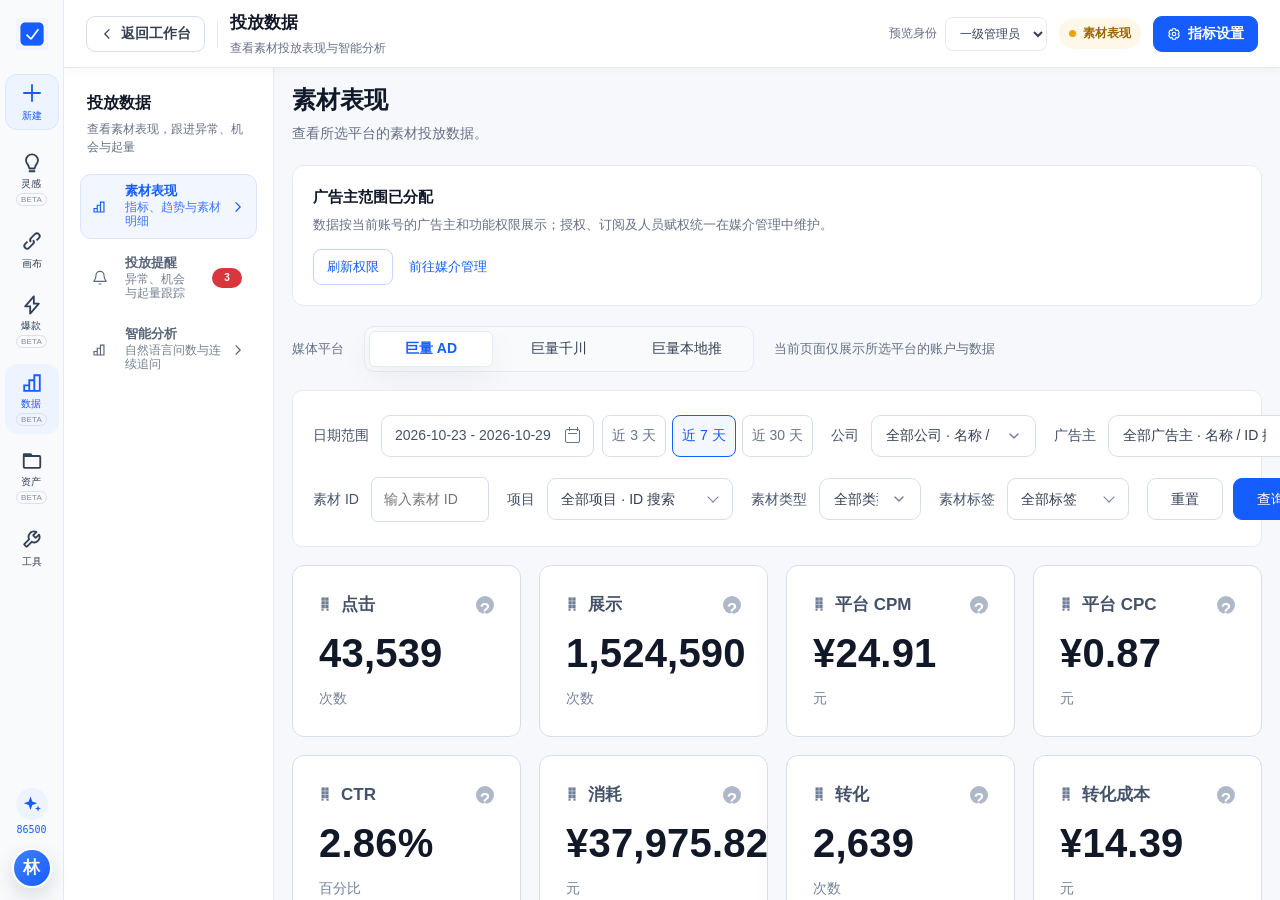
<file: v3.0/media-management/data-original/index.html>
<!doctype html>
<html lang="zh-CN">
<head>
  <meta charset="UTF-8">
  <meta name="viewport" content="width=device-width,initial-scale=1">
  <meta name="workspace-demo" content="data-original 视觉基准；员工版交互对照；独立本地预览数据">
  <meta http-equiv="Content-Security-Policy" content="default-src 'self' data: blob:; script-src 'self' 'unsafe-inline' 'unsafe-eval' 'wasm-unsafe-eval' blob:; style-src 'self' 'unsafe-inline'; img-src 'self' data: blob:; media-src 'self' data: blob:; font-src 'self' data:; connect-src 'self' data: blob: ws://127.0.0.1:*; worker-src 'self' blob:; object-src 'none'; base-uri 'self'">
  <title>创作平台 · 员工版交互与投放提醒预览</title>
  <script type="module" crossorigin src="./commercial-platform/runtime/assets-blue3/index-oddxqlpg.js"></script>
  <script type="module" src="./integrations/shell-enhancements.mjs?v=5"></script>
  <link rel="stylesheet" crossorigin href="./commercial-platform/runtime/assets-blue3/index-DnuYx17t.css?v=blue2">
  <link rel="stylesheet" href="./blue-theme.css?v=5">
<link rel="stylesheet" href="../demo/assets/alert-workspace.css?v=5">
<link rel="stylesheet" href="../demo/assets/performance-entry.css?v=5">
<link rel="icon" href="./commercial-platform/public/favicon.png">
<link rel="stylesheet" href="./integrations/employee-media.css?v=13">
<link rel="stylesheet" href="./integrations/reminder-rules.css?v=32">
</head>
<body><div id="app"></div></body>
</html>
</file>
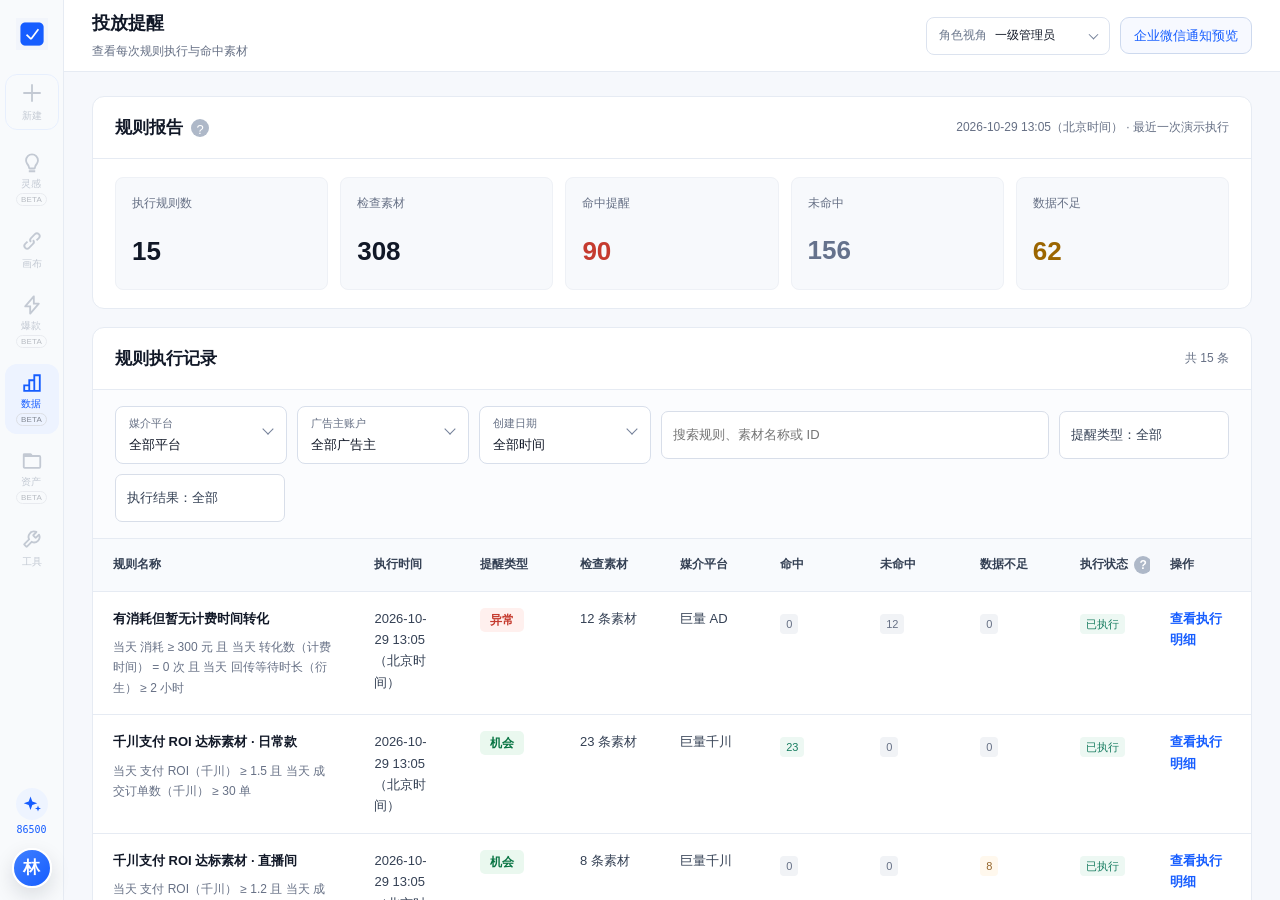
<file: v3.0/media-management/alerts-highfi.html>
<!doctype html>
<html lang="zh-CN">
<head>
  <meta charset="utf-8">
  <meta name="viewport" content="width=device-width, initial-scale=1">
  <title>创作平台 · 投放提醒高保真</title>
  <style>html,body,iframe{width:100%;height:100%;margin:0;border:0;display:block;overflow:hidden}</style>
</head>
<body>
  <iframe src="data-original/index.html#/ad-data?view=alerts" title="创作平台投放提醒交互原型"></iframe>
</body>
</html>
</file>
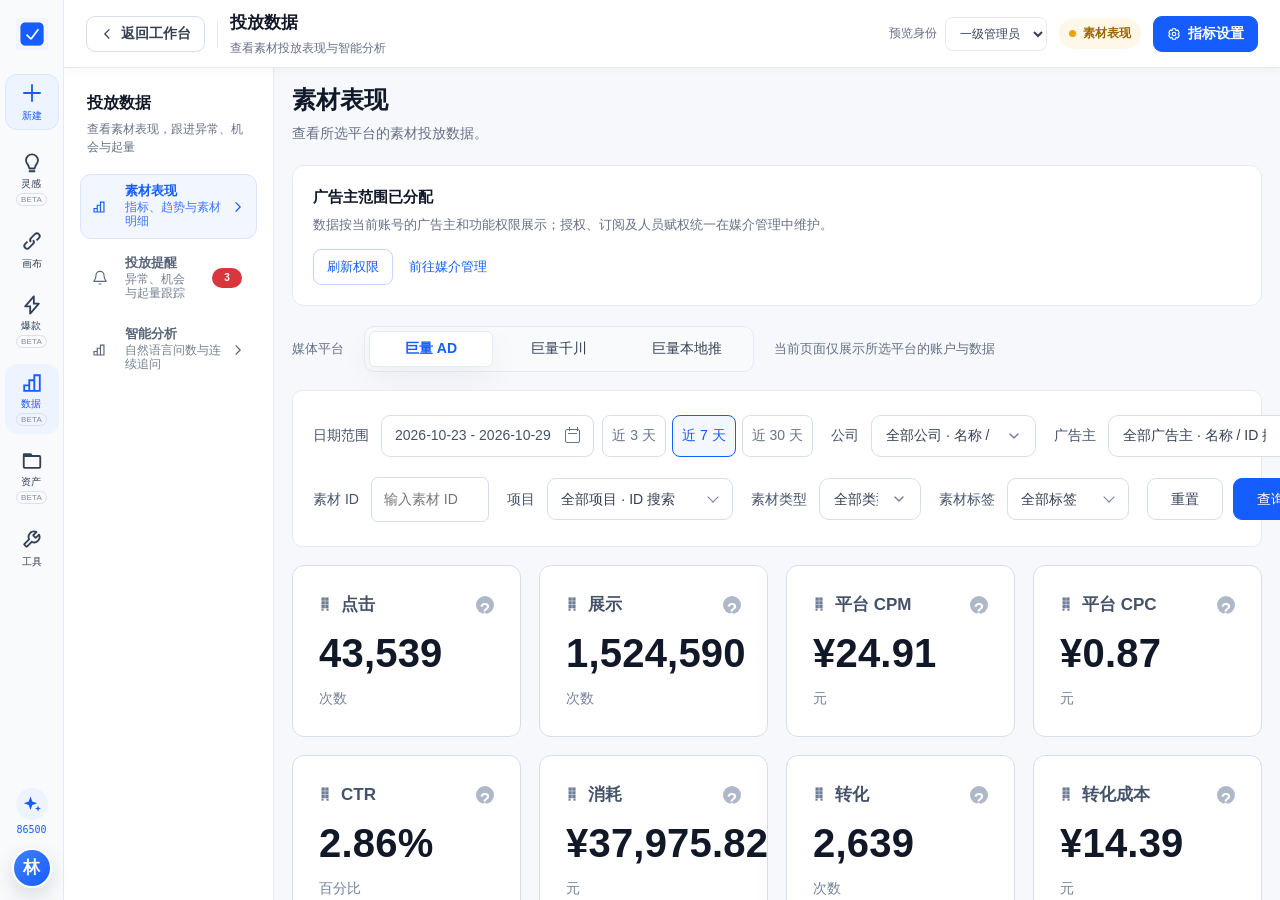
<file: v3.0/media-management/material-performance-highfi.html>
<!doctype html>
<html lang="zh-CN">
<head>
  <meta charset="utf-8">
  <meta name="viewport" content="width=device-width, initial-scale=1">
  <title>创作平台 · 素材表现与投放提醒高保真</title>
  <style>html,body,iframe{width:100%;height:100%;margin:0;border:0;display:block;overflow:hidden}</style>
</head>
<body>
  <iframe src="data-original/index.html#/ad-data?view=performance" title="创作平台素材表现业务入口"></iframe>
</body>
</html>
</file>
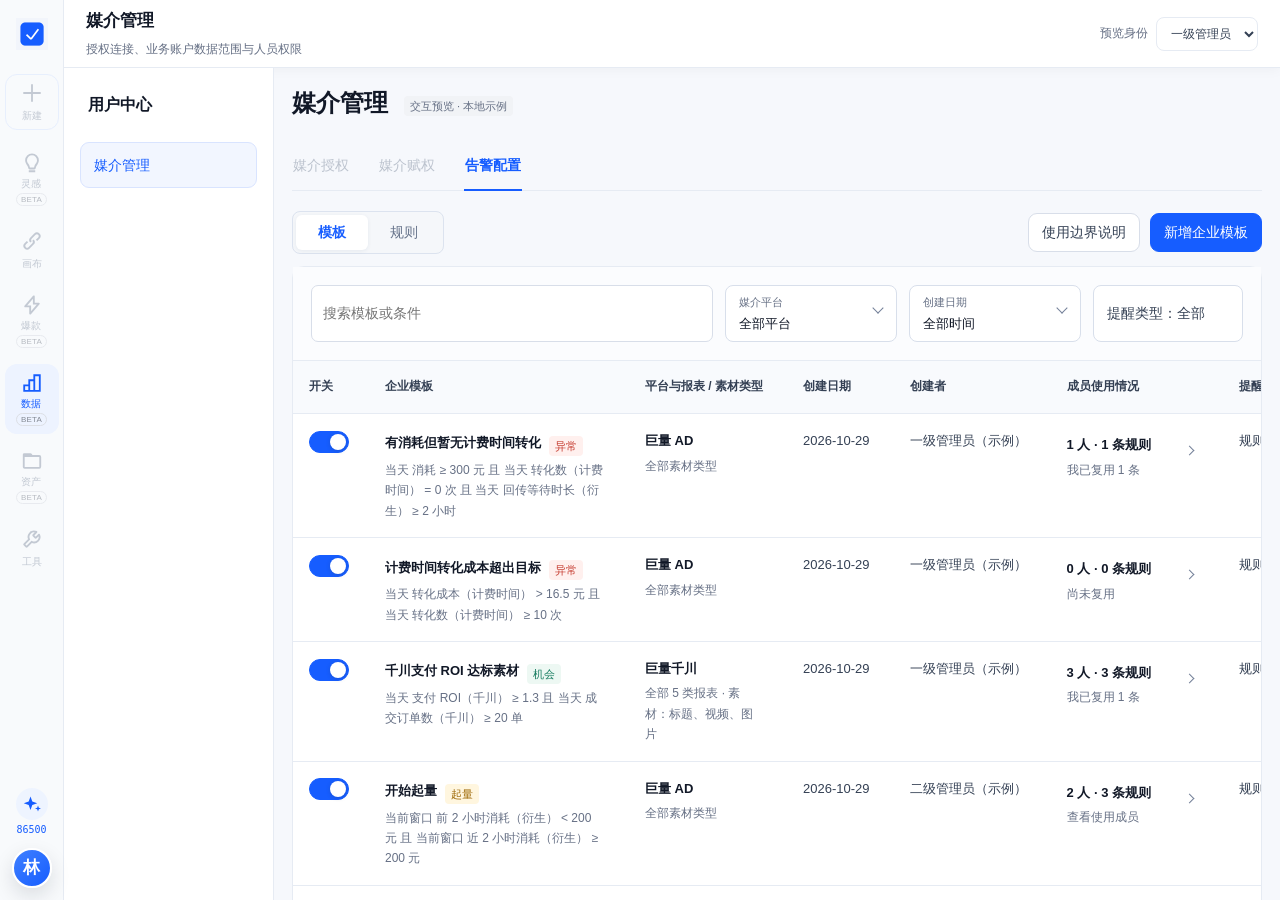
<file: v3.0/media-management/media-management-highfi.html>
<!doctype html>
<html lang="zh-CN">
<head>
  <meta charset="utf-8">
  <meta name="viewport" content="width=device-width, initial-scale=1">
  <title>媒介管理高保真</title>
  <style>html,body,iframe{width:100%;height:100%;margin:0;border:0;display:block;overflow:hidden}</style>
</head>
<body>
  <iframe src="data-original/index.html#/media-management" title="媒介管理高保真"></iframe>
</body>
</html>
</file>
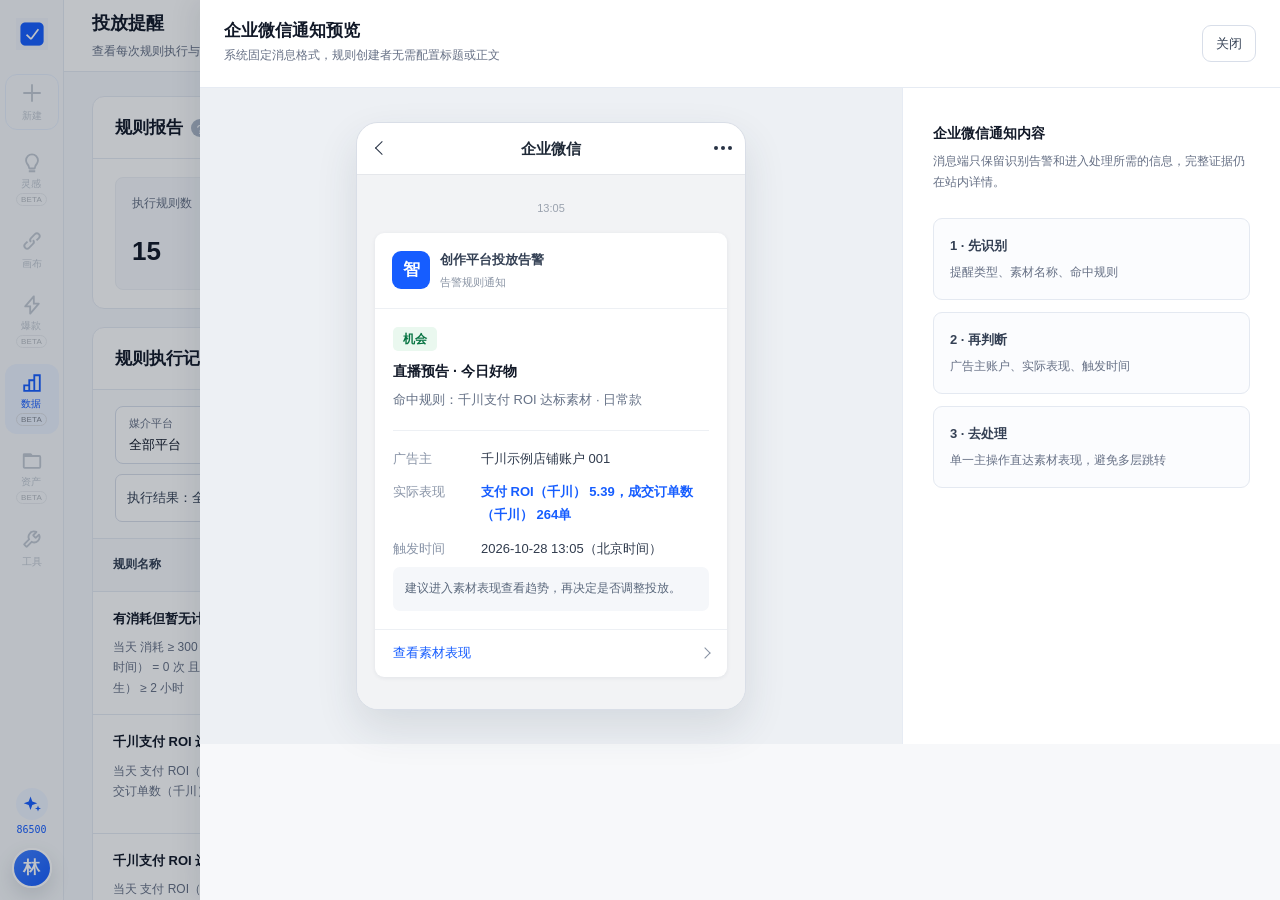
<file: v3.0/media-management/notification-content-highfi.html>
<!doctype html>
<html lang="zh-CN">
<head>
  <meta charset="utf-8">
  <meta name="viewport" content="width=device-width, initial-scale=1">
  <title>创作平台 · 告警通知内容高保真</title>
  <style>html,body,iframe{width:100%;height:100%;margin:0;border:0;display:block;overflow:hidden}</style>
</head>
<body>
  <iframe src="data-original/index.html#/ad-data?view=alerts&amp;tab=records&amp;preview=wecom" title="创作平台告警通知内容交互原型（企业微信）"></iframe>
</body>
</html>
</file>
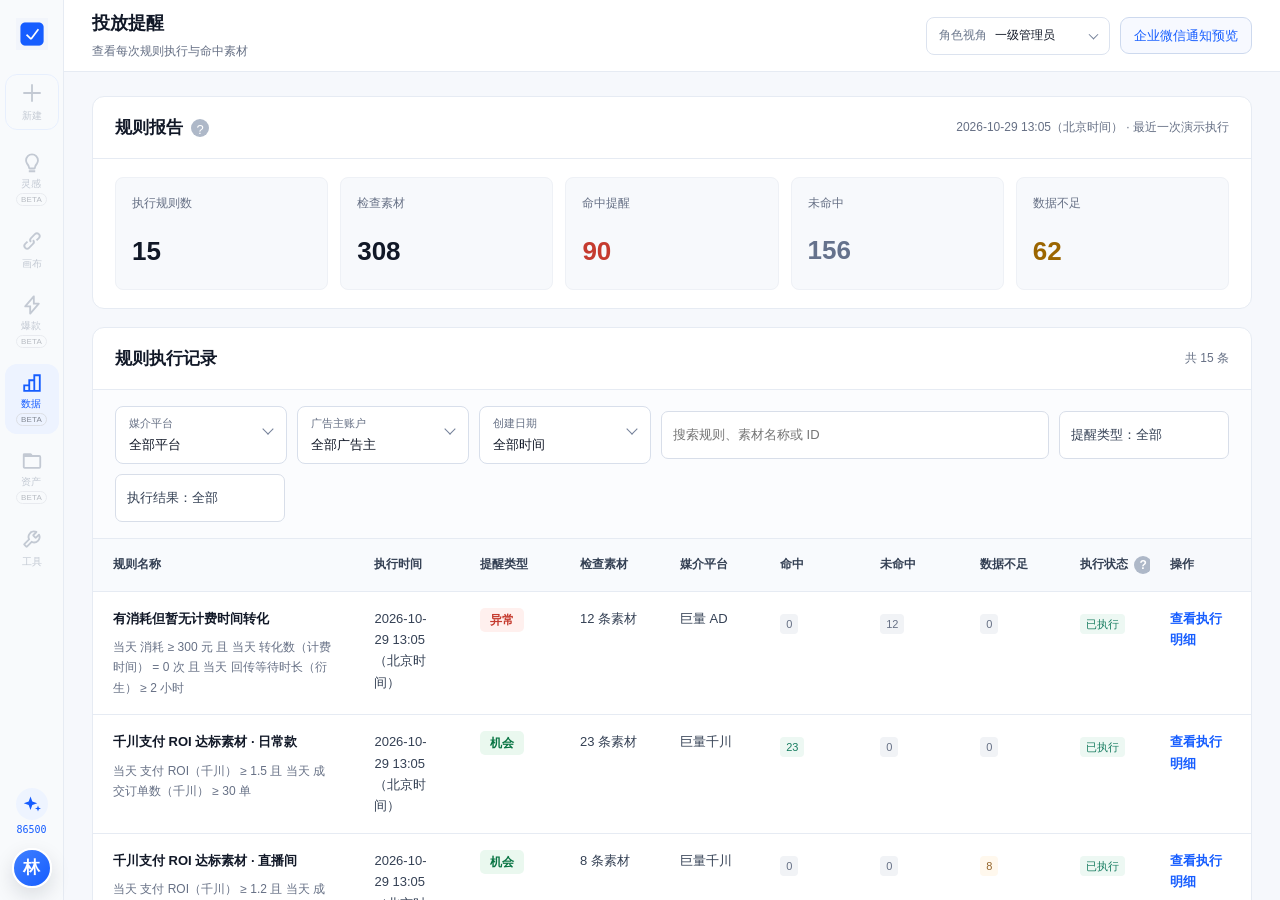
<file: v3.0/media-management/reminder-rules-highfi.html>
<!doctype html>
<html lang="zh-CN">
<head>
  <meta charset="utf-8">
  <meta name="viewport" content="width=device-width, initial-scale=1">
  <title>创作平台 · 告警规则管理高保真</title>
  <style>html,body,iframe{width:100%;height:100%;margin:0;border:0;display:block;overflow:hidden}</style>
</head>
<body>
  <iframe src="data-original/index.html#/ad-data?view=alerts&tab=rules" title="创作平台投放告警规则管理"></iframe>
</body>
</html>
</file>
<file: v3.0/media-management/data-original/blue-theme.css>
/* Color-only override using the ad-data module palette. */
:root {
  --zy-color-accent: var(--zy-color-primary);
  --zy-color-accent-hover: var(--zy-color-primary-hover);
  --zy-color-accent-soft: var(--zy-color-primary-soft);
}
.rail-credits[class] { color: var(--zy-color-primary); }
.rail-credit-symbol[class] { background: var(--zy-color-primary-soft); }
.rail-credits:hover .rail-credit-symbol[class] { background: #dbe7ff; }
.rail-button.rail-new-chat {
  color: var(--zy-color-primary);
  background-color: var(--zy-color-primary-soft);
  border-color: #dbe7ff;
}
.rail-button.active {
  color: var(--zy-color-primary);
  background-color: var(--zy-color-primary-soft);
}
.avatar.rail-profile {
  background: linear-gradient(135deg, #4080ff, #165dff) !important;
}

/* Canvas node accents are assigned inline by the workflow model. */
.workflow-node.kind-image-generator,
.palette-icon[style*="#7c3aed"],
[style*="--node-accent: #7c3aed"],
[style*="--node-accent:#7c3aed"] {
  --node-accent: #165dff !important;
}

/* Minimap uses SVG fill rather than the node CSS variable. */
.overview-node[fill="#7c3aed"],
.vue-flow__minimap [fill="#7c3aed"],
.vue-flow__minimap [style*="#7c3aed"] {
  fill: #165dff !important;
}
</file>
<file: v3.0/media-management/demo/assets/alert-workspace.css>
.ac-workspace{--ac-blue:var(--zy-color-primary);--ac-line:var(--zy-border);--ac-muted:var(--zy-text-muted);font-family:var(--zy-font-family);color:var(--zy-text-main);height:100%;font-size:var(--zy-font-body);line-height:var(--zy-line-body);font-variant-numeric:tabular-nums}

.ac-workspace *{box-sizing:border-box}
.ac-workspace h1,.ac-workspace h2,.ac-workspace h3,.ac-workspace p{margin:0}
.ac-workspace button,.ac-workspace input,.ac-workspace select,.ac-workspace textarea{font:inherit}
.ac-workspace button,.ac-workspace a{-webkit-tap-highlight-color:transparent}
.ac-workspace a{color:inherit;text-decoration:none}
.ac-workspace button{cursor:pointer}
.ac-workspace button:disabled{cursor:default;opacity:.45}
.ac-workspace :focus-visible{outline:2px solid var(--ac-blue);outline-offset:3px}
.ac-workspace svg{flex-shrink:0;vertical-align:middle}
.ac-grow{flex:1}
.ac-delivery-page{height:auto;padding:0;overflow:visible;background:transparent}
.ac-base{width:100%;min-width:0;outline:none}
.ac-page-heading{display:flex;align-items:center;justify-content:space-between;gap:20px}
.ac-page-heading h1{font-size:24px;line-height:1.3;font-weight:700;letter-spacing:-.5px;color:var(--zy-text-strong)}
.ac-page-heading p{margin-top:8px}
.ac-page-tabs{display:flex;align-items:center;gap:28px;border-bottom:1px solid var(--ac-line);margin:22px 0 18px;min-height:48px}
.ac-page-tabs>.ac-btn:not(.primary){border:0;border-radius:0;background:none;position:relative;padding:0 1px;height:48px;color:var(--zy-text-muted);font-size:14px}
.ac-page-tabs>.ac-btn.active{color:var(--ac-blue);font-weight:600}
.ac-page-tabs>.ac-btn.active:after{content:"";position:absolute;bottom:-1px;left:0;right:0;height:2px;background:var(--ac-blue)}
.ac-page-tabs>.primary{margin-bottom:9px;font-weight:500}
.ac-filter-card{padding:18px 20px 14px;border:1px solid var(--ac-line);border-radius:var(--zy-radius-lg);background:white;margin-bottom:18px}
.ac-filter-row{display:flex;gap:14px;align-items:flex-end;flex-wrap:wrap}
.ac-filter-row .ac-field{flex:1;min-width:135px;margin:0;gap:7px}
.ac-filter-row .ac-filter-search{flex:1.35;min-width:180px}
.ac-filter-row .ac-field select,.ac-filter-row .ac-field input{height:36px;padding:6px 10px;font-size:13px}
.ac-filter-foot{display:flex;gap:10px;align-items:center;margin-top:14px;padding-top:12px;border-top:1px solid var(--ac-line);flex-wrap:wrap}
.ac-data-notice{display:flex;align-items:center;gap:10px;background:#fff8ed;border:1px solid #f5e6c7;border-radius:var(--zy-radius-sm);padding:10px 14px;margin:-2px 0 18px;font-size:12px;color:#93642a}
.ac-chip.volume{color:#165dff;background:#eef4ff}
.ac-chip.good{color:#187d61;background:#edf8f3}
.ac-chip.warning{color:#a56c15;background:#fff6e7}
.ac-dot.volume{background:#5283ed}
.ac-stat{text-align:left;font-family:inherit;cursor:pointer}
.ac-stat:hover{border-color:#b5caff;box-shadow:0 2px 8px #165dff08}
.ac-stat:focus-visible{outline:2px solid var(--ac-blue)}
.ac-assign{display:flex;gap:12px;align-items:flex-end;margin-bottom:10px}
.ac-assign .ac-field{margin:0;flex:1}
.ac-trend{margin:20px 0}
.ac-trend svg{display:block;width:100%;height:auto;background:#fafbfd;border:1px solid var(--ac-line);border-radius:8px;padding:10px 8px 0}
.ac-trend .ac-rule-heading{padding:0 0 10px}
.ac-trend-legend{display:flex;justify-content:center;gap:20px;margin-top:10px;font-size:11px;color:var(--ac-muted)}
.ac-legend{display:inline-block;width:8px;height:8px;background:#165dff;border-radius:2px}
.ac-legend.previous{background:#c6d6ff}
.ac-sparkline{display:block;margin:0 0 5px}

.ac-muted{color:var(--ac-muted);font-weight:400;font-size:12px;line-height:1.6}
.ac-workspace small.ac-muted{display:block;font-size:12px}
.ac-context{display:flex;align-items:center;gap:10px;font-size:12px;color:var(--zy-text-muted);margin:16px 0 18px}
.ac-context small{white-space:nowrap}
.ac-chip{display:inline-flex;align-items:center;white-space:nowrap;font-size:12px;line-height:22px;padding:0 7px;border-radius:3px;color:#687282;background:#f2f3f5;font-weight:400}
.ac-chip.risk{color:#b24232;background:#fff0ed}
.ac-chip.opportunity{color:#187d61;background:#edf8f3}
.ac-chip.system{color:#a56c15;background:#fff6e7}
.ac-overview{display:grid;grid-template-columns:repeat(4,minmax(0,1fr));gap:16px;margin-bottom:20px}
.ac-stat{padding:18px 20px;background:var(--zy-bg-card);border:1px solid var(--zy-border);border-radius:var(--zy-radius-lg)}
.ac-stat>span:first-child{font-size:12px;color:var(--zy-text-muted)}
.ac-stat>strong{font-weight:800;display:block;font-size:28px;line-height:1.3;margin:8px 0 7px;color:var(--zy-text-strong)}
.ac-stat>strong.ac-stat-small{font-size:19px;line-height:39px;letter-spacing:0}
.ac-dot{width:6px;height:6px;display:inline-block;border-radius:100%;background:#9ba5b5;flex-shrink:0}
.ac-dot.risk{background:#d76b58}
.ac-dot.opportunity,.ac-dot.done{background:#3a9e7b}
.ac-dot.system,.ac-dot.amber{background:#d59a3d}
.ac-dot.handling{background:#7590cc}
.ac-stat .ac-dot{margin-right:6px}
.ac-panel{background:#fff;border:1px solid var(--ac-line);border-radius:var(--zy-radius-lg);overflow:hidden}
.ac-tabs{height:54px;display:flex;align-items:stretch;gap:28px;border-bottom:1px solid var(--ac-line);padding:0 22px}
.ac-tabs>.ac-btn{border:0;border-radius:0;padding:0 1px;background:transparent;position:relative;color:#78818e;font-size:14px}
.ac-tabs>.ac-btn.active{color:var(--ac-blue);font-weight:600}
.ac-tabs>.ac-btn.active:after{content:"";position:absolute;bottom:-1px;left:0;right:0;height:2px;background:var(--ac-blue)}
.ac-tabs>small{align-self:center}
.ac-btn{display:inline-flex;justify-content:center;align-items:center;gap:7px;border:1px solid var(--zy-border-strong);background:white;border-radius:var(--zy-radius-sm);color:var(--zy-text-main);padding:7px 13px;font-size:13px;line-height:20px;min-height:36px;white-space:nowrap}
.ac-btn:hover{background:#f7f8fb}
.ac-btn.primary{background:var(--ac-blue);color:#fff;border-color:var(--ac-blue);font-weight:700}
.ac-btn.primary:hover{background:var(--zy-color-primary-hover)}
.ac-btn.ac-link,.ac-link{padding:0!important;border:0!important;color:var(--ac-blue)!important;background:transparent!important;text-align:left;justify-content:flex-start}
.ac-toolbar{padding:20px 22px;display:flex;align-items:center;justify-content:space-between;gap:12px;flex-wrap:wrap}
.ac-segments{display:flex;gap:4px;background:var(--zy-bg-muted);border:1px solid var(--zy-border);padding:4px;border-radius:var(--zy-radius-md)}
.ac-segments .ac-btn{background:transparent;border:0;padding:3px 13px;color:#738092}
.ac-segments .selected{background:#fff;color:var(--ac-blue);box-shadow:var(--zy-shadow-card);font-weight:600}
.ac-filters{display:flex;gap:8px;flex-wrap:wrap}
.ac-workspace select,.ac-workspace input,.ac-workspace textarea{background:#fff;border:1px solid var(--zy-border-strong);border-radius:var(--zy-radius-sm);padding:8px 10px;color:var(--zy-text-main);min-width:0}
.ac-filters select{max-width:170px;padding:6px 30px 6px 10px;font-size:13px}
.ac-search{display:flex;align-items:center;gap:7px;padding:0 9px;border:1px solid var(--zy-border-strong);border-radius:var(--zy-radius-sm);color:#9ba5b5}
.ac-search input{border:0;padding:6px 0;width:145px;font-size:13px;height:34px;outline-offset:0!important}
.ac-table-wrap{overflow-x:auto}
.ac-table{width:100%;border-collapse:collapse;text-align:left;white-space:nowrap;font-size:13px}
.ac-table th{background:var(--zy-bg-muted);font-weight:700;color:var(--zy-text-main);font-size:12px;height:42px;padding:0 16px;border-block:1px solid var(--ac-line)}
.ac-table th:first-child,.ac-table td:first-child{padding-left:22px}
.ac-table td{padding:16px 16px;border-bottom:1px solid var(--zy-border);vertical-align:middle}
.ac-table tbody tr:last-child td{border-bottom:0}
.ac-table tbody tr:hover{background:#fcfcfd}
.ac-event-title{display:flex;align-items:center;gap:7px}
.ac-event-title .ac-link{font-weight:700;font-size:13px}
.ac-event-title .ac-link:hover{text-decoration:underline}
.ac-subline{display:flex;align-items:center;gap:8px;margin:8px 0 0 13px}
.ac-material{display:flex;align-items:center;gap:10px}
.ac-material .ac-link{font-weight:600;font-size:13px;margin-bottom:4px}
.ac-thumb{width:39px;height:51px;border-radius:3px;background:#dce3eb;flex-shrink:0;position:relative;overflow:hidden;display:grid;place-items:center}
.ac-thumb.sand{background:#e6d8bc}
.ac-thumb.blue{background:#cbdde7}
.ac-thumb.olive{background:#c9d4c8}
.ac-thumb.rose{background:#e8d0cc}
.ac-bottle{height:61%;width:25%;background:#f7f7f3;border-radius:var(--zy-radius-sm) 4px 2px 2px;position:relative;transform:rotate(-12deg);border-top:8px solid #adbbb5}
.ac-bottle:after{content:"SPF";position:absolute;font-size:5px;top:32%;left:14%;color:#7d8c80}
.ac-thumb-play{position:absolute;left:3px;bottom:12px;color:#fff}
.ac-duration{position:absolute;bottom:2px;right:3px;font-size:8px;color:#45505a}
.ac-thumb.large{width:76px;height:99px}
.ac-thumb.large .ac-bottle:after{font-size:9px}
.ac-thumb.large .ac-duration{font-size:10px}
.ac-metric{font-size:16px;font-weight:700;display:block;margin-bottom:2px}
.ac-handling{display:flex;align-items:center;gap:6px;margin-bottom:3px}
.ac-list-footer{display:flex;align-items:center;justify-content:space-between;padding:16px 22px;border-top:1px solid var(--ac-line)}
.ac-page-note{margin-top:18px!important;font-size:12px;color:#959eac}
.ac-empty{text-align:center;height:200px;color:var(--ac-muted)}
.ac-template-intro,.ac-rule-heading{display:flex;align-items:center;justify-content:space-between;gap:12px}
.ac-template-intro{padding:24px 22px 16px}
.ac-workspace h3{font-size:14px;font-weight:800;color:var(--zy-text-strong)}
.ac-template-intro small{margin-top:5px}
.ac-templates{display:grid;grid-template-columns:repeat(4,minmax(0,1fr));padding:0 22px 26px;gap:12px}
.ac-template{display:flex;align-items:stretch;justify-content:flex-start;flex-direction:column;white-space:normal;text-align:left;padding:15px 14px;min-height:142px;gap:12px;border-radius:var(--zy-radius-sm)}
.ac-template-heading{display:flex;align-items:center;justify-content:space-between;gap:5px}
.ac-template-heading b{font-weight:500}
.ac-template .ac-muted{font-size:12px}
.ac-rule-heading{padding:0 22px 15px}
.ac-toggle{padding:3px 10px;color:#88909b;background:#f5f5f7;border:0;font-size:12px}
.ac-toggle.on{color:var(--ac-blue);background:#edf2ff}
.ac-overlay{position:fixed;inset:0;background:rgba(15,23,42,.26);z-index:3000;display:flex;justify-content:flex-end}
.ac-drawer{width:580px;max-width:100vw;height:100%;display:flex;flex-direction:column;background:#fff;box-shadow:-8px 0 24px #0c182c12}
.ac-drawer-header{padding:22px 24px;display:flex;justify-content:space-between;gap:12px;align-items:center;border-bottom:1px solid var(--ac-line)}
.ac-drawer-header h2{font-size:18px;font-weight:800;margin-top:4px}
.ac-icon{border:0;background:transparent;padding:5px}
.ac-drawer-body{padding:24px;overflow-y:auto;flex:1}
.ac-detail-status{display:flex;gap:8px;align-items:center;margin-bottom:20px}
.ac-detail-status small{margin-left:auto}
.ac-detail-material{display:flex;align-items:center;gap:16px}
.ac-detail-material h3{margin-bottom:8px}
.ac-detail-material small{margin-top:3px}
.ac-section{border-top:1px solid var(--ac-line);padding-top:22px;margin-top:24px}
.ac-section>h3{margin-bottom:14px}
.ac-evidence{padding:15px 16px;background:#f7f8fb;border-left:2px solid var(--ac-blue);display:flex;flex-direction:column;gap:7px;font-size:12px}
.ac-evidence strong{font-size:26px;font-weight:500;color:#27344a}
.ac-facts{display:grid;grid-template-columns:85px 1fr;row-gap:11px;font-size:12px;margin:18px 0 0}
.ac-facts dt{color:#8992a1}
.ac-facts dd{margin:0;color:#536074}
.ac-body-copy{font-size:12px;color:var(--zy-text-muted);line-height:1.8;margin-bottom:10px!important}
.ac-timeline{list-style:none;padding-left:14px;border-left:1px solid #dce3ee;margin:0 0 20px 4px}
.ac-timeline li{position:relative;padding:0 0 16px 4px}
.ac-timeline li:before{content:"";width:6px;height:6px;position:absolute;background:#8098c7;border-radius:50%;left:-18px;top:5px}
.ac-timeline p{font-size:12px;margin-top:5px}
.ac-field{display:flex;flex-direction:column;gap:8px;font-size:12px;margin-bottom:17px}
.ac-field>span{color:#4d596b}
.ac-field input,.ac-field select,.ac-field textarea{width:100%}
.ac-field textarea{resize:vertical}
.ac-record-form{margin-top:16px}
.ac-record-form .ac-field:first-child select{max-width:180px}
.ac-drawer-footer{border-top:1px solid var(--ac-line);padding:16px 24px;display:flex;justify-content:space-between;align-items:center;gap:14px;background:#fff}
.ac-callout{background:#f6f8fc;padding:12px 14px;border:1px solid #e7edf7;color:#6f7e94;line-height:1.7;font-size:12px}
.ac-guard{display:flex;align-items:center;gap:7px;color:#667b65;background:#f6f8f5;padding:10px;font-size:12px;margin-bottom:10px}
.ac-section .ac-rule-heading{padding:0 0 10px}
.ac-preview{margin-top:16px;padding:14px;background:var(--zy-bg-muted);display:flex;flex-direction:column;gap:10px;font-size:12px}
.ac-preview p{display:flex;align-items:center;gap:9px}
.ac-preview strong{font-weight:500}
.ac-error{color:#b83b32;font-size:12px;margin:12px 0!important}
.ac-toast{position:fixed;bottom:32px;left:50%;transform:translateX(-50%);z-index:4000;padding:12px 22px;color:white;background:#263449;border-radius:var(--zy-radius-lg);font-size:12px;box-shadow:0 5px 25px #0002}


.ac-workspace input:focus,.ac-workspace textarea:focus{outline:0;border-color:var(--zy-color-primary);box-shadow:0 0 0 3px #165dff1f}

.ac-workspace .ac-icon{min-height:32px;width:32px;padding:0;color:var(--zy-text-muted)}

.ac-workspace .ac-template{min-height:150px}

.ac-workspace .ac-template:hover{border-color:var(--zy-color-primary);background:var(--zy-color-primary-soft)}

.ac-workspace .ac-drawer-body .ac-field>span{font-size:13px;font-weight:600;color:var(--zy-text-main)}

.ac-workspace .ac-drawer-body input,.ac-workspace .ac-drawer-body select{min-height:36px}

@media(max-width:1350px){
  .ac-delivery-page{padding:0}
  .ac-stat{padding:16px}
  .ac-toolbar{align-items:flex-start}
  .ac-table td,.ac-table th{padding-inline:12px}
  .ac-templates{grid-template-columns:repeat(2,minmax(0,1fr))}
}
@media(max-width:1000px){
  .ac-overview{grid-template-columns:repeat(2,minmax(0,1fr))}
  .ac-filter-row .ac-field{min-width:180px}
  .ac-filter-row .ac-filter-search{flex:2}
  .ac-toolbar{gap:16px}
  .ac-data-notice{flex-wrap:wrap}
}
@media(max-width:600px){
  .ac-delivery-page{padding:0}
  .ac-page-heading h1{font-size:24px}
  .ac-page-heading>.ac-btn{display:none}
  .ac-page-tabs{gap:18px;flex-wrap:wrap;padding-bottom:8px}
  .ac-page-tabs>.ac-grow{display:none}
  .ac-page-tabs>.primary{margin:0 0 0 auto}
  .ac-page-tabs>.ac-btn:not(.primary){height:40px}
  .ac-filter-card{padding:14px}
  .ac-filter-row{gap:12px}
  .ac-filter-row .ac-field{min-width:120px}
  .ac-filter-foot .ac-grow{display:none}
  .ac-overview{gap:10px}
  .ac-stat{padding:14px 12px}
  .ac-stat>strong{font-size:24px}
  .ac-toolbar{padding:15px;gap:12px}
  .ac-segments{max-width:100%;overflow:auto}
  .ac-segments .ac-btn{padding:3px 9px}
  .ac-filters{width:100%}
  .ac-list-footer{align-items:flex-start;gap:12px}
  .ac-list-footer small{white-space:normal}
  .ac-drawer-body{padding:20px}
  .ac-drawer-header,.ac-drawer-footer{padding:18px 20px}
  .ac-templates{grid-template-columns:1fr;padding-inline:15px}
  .ac-template-intro{padding-inline:15px;align-items:flex-start;flex-direction:column}
  .ac-detail-status{flex-wrap:wrap}
  .ac-detail-status small{margin-left:0}
  .ac-trend-legend{gap:10px;font-size:10px}
}
</file>
<file: v3.0/media-management/demo/assets/performance-entry.css>
/* Keep business pages inside the existing product rail and AdData shell. */
.ad-data-page:is([data-v-6088772e],[data-v-37e6590b]){width:100%;min-width:0}
/* The product content normally contains layout. Let modal overlays cover the
   whole viewport, including the product rail, while either drawer is open. */
.with-navigation-rail>.standalone-content:has(.pe-overlay),.with-navigation-rail>.standalone-content:has(.ac-overlay){contain:none}
.performance-business-entry{font-family:var(--zy-font-family);color:var(--zy-text-main);font-size:14px;margin-bottom:20px}
.performance-business-entry *{box-sizing:border-box}
.pe-entry-grid{display:grid;grid-template-columns:minmax(0,1.5fr) minmax(300px,1fr);gap:16px}
.pe-access-card,.pe-reminders-card{display:grid;grid-template-columns:36px minmax(0,1fr);align-content:start;gap:12px;padding:20px;border:1px solid var(--zy-border);border-radius:var(--zy-radius-lg);background:#fff}
.pe-reminders-card{background:#f8fbff;border-color:#d9e4ff}
.pe-entry-icon{width:36px;height:36px;display:grid;place-items:center;color:var(--zy-color-primary);background:var(--zy-color-primary-soft);border-radius:8px}
.pe-entry-copy h2{font-size:15px;line-height:22px;color:var(--zy-text-strong);margin:0 0 6px;font-weight:600}
.pe-entry-copy p{margin:0;color:var(--zy-text-muted);font-size:13px;line-height:1.7}
.pe-access-actions,.pe-reminders-actions{grid-column:2;display:flex;align-items:center;gap:16px;flex-wrap:wrap}
.pe-button{font:inherit;font-size:13px;border:1px solid var(--zy-border-strong);border-radius:var(--zy-radius-sm);background:white;color:var(--zy-text-main);padding:7px 13px;line-height:20px;min-height:36px;display:inline-flex;align-items:center;justify-content:center;cursor:pointer}
.pe-button:hover{background:var(--zy-bg-muted)}
.pe-button.primary{background:var(--zy-color-primary);border-color:var(--zy-color-primary);color:white}
.pe-button.primary:hover{background:var(--zy-color-primary-hover)}
.pe-button.secondary{color:var(--zy-color-primary);border-color:#c6d6ff}
.pe-button.text{border:0;background:transparent;color:var(--zy-color-primary);padding:0}
.pe-button:focus-visible{outline:2px solid var(--zy-color-primary);outline-offset:3px}
.pe-pending{display:block;color:#ad6800;font-size:12px;margin-top:7px}
.pe-overlay{position:fixed;inset:0;z-index:3000;background:#0f172a42;display:flex;justify-content:flex-end}
.pe-request-drawer{width:520px;max-width:100vw;height:100%;display:flex;flex-direction:column;background:white;box-shadow:-8px 0 24px #0c182c12}
.pe-drawer-header,.pe-drawer-footer{display:flex;align-items:center;justify-content:space-between;gap:16px;padding:20px 24px;flex-shrink:0}
.pe-drawer-header{border-bottom:1px solid var(--zy-border)}
.pe-drawer-header h2{font-size:18px;margin:0;color:var(--zy-text-strong)}
.pe-drawer-header .close{border:0;padding:4px;color:var(--zy-text-muted)}
.pe-drawer-footer{border-top:1px solid var(--zy-border)}
.pe-drawer-body{flex:1;overflow:auto;padding:24px}
.pe-request-intro{margin:0;font-size:14px;line-height:1.8;color:var(--zy-text-muted)}
.pe-request-facts{display:grid;grid-template-columns:80px 1fr;gap:14px 12px;font-size:13px;margin:24px 0;padding-bottom:24px;border-bottom:1px solid var(--zy-border)}
.pe-request-facts dt{color:var(--zy-text-muted)}
.pe-request-facts dd{margin:0}
.pe-request-form label{display:flex;flex-direction:column;gap:10px;font-size:13px;margin-bottom:20px}
.pe-request-form textarea{width:100%;padding:10px 12px;resize:vertical;border:1px solid var(--zy-border-strong);border-radius:var(--zy-radius-sm);font:inherit;line-height:1.7;color:var(--zy-text-main)}
.pe-request-form textarea:focus{outline:2px solid #165dff20;border-color:var(--zy-color-primary)}
.pe-request-success{padding:16px;background:#edf8f3;border:1px solid #d8eee2;border-radius:8px;color:#187d61;font-size:13px;line-height:1.8}
.pe-request-success p{margin:8px 0 0;overflow-wrap:anywhere}
.pe-demo-note{margin:24px 0 0;font-size:12px;line-height:1.8;color:var(--zy-text-muted)}
.pe-error{color:#b24232;font-size:13px}
.media-business-return{font-size:13px;text-decoration:none;color:var(--zy-color-primary);padding:8px 12px;border:1px solid var(--zy-border-strong);border-radius:8px;background:white;white-space:nowrap}
.ad-data-header .data-badge.alerts{background:var(--zy-color-primary-soft);color:var(--zy-color-primary)}
.ad-data-header .data-badge.alerts i{background:var(--zy-color-primary)}
@media(max-width:1200px){.pe-entry-grid{grid-template-columns:1fr}.pe-access-card,.pe-reminders-card{grid-template-columns:36px minmax(0,1fr) auto;align-items:center}.pe-access-actions,.pe-reminders-actions{grid-column:3;flex-direction:column;gap:8px;align-items:flex-start}}
@media(max-width:900px){.ad-data-page:is([data-v-6088772e],[data-v-37e6590b]){grid-template-columns:72px minmax(0,1fr)}.ad-data-nav:is([data-v-6088772e],[data-v-37e6590b]){padding:18px 8px}.ad-data-nav .nav-heading,.ad-data-nav .nav-item>span,.ad-data-nav .nav-item>svg:last-child{display:none}.ad-data-nav .nav-item:is([data-v-6088772e],[data-v-37e6590b]){display:flex;justify-content:center;padding:12px 0}.ad-data-nav .nav-item>svg:first-child{display:block}.pe-access-card,.pe-reminders-card{grid-template-columns:32px minmax(0,1fr);padding:16px}.pe-access-actions,.pe-reminders-actions{grid-column:2;flex-direction:row;flex-wrap:wrap}}
@media(max-width:600px){.ad-data-page:is([data-v-6088772e],[data-v-37e6590b]){grid-template-columns:52px minmax(0,1fr)}.ad-data-header:is([data-v-6088772e],[data-v-37e6590b]){padding:0 12px}.ad-data-header .back-button,.ad-data-header .header-divider,.ad-data-header .data-badge{display:none}.ad-data-header .header-brand small{font-size:10px}.ad-data-main:is([data-v-6088772e],[data-v-37e6590b]){padding:16px 12px}.pe-entry-grid{gap:10px}.pe-entry-copy h2{font-size:14px}.pe-request-drawer{width:100vw}.pe-drawer-body,.pe-drawer-header,.pe-drawer-footer{padding:20px}.pe-entry-copy p{font-size:12px}}
</file>
<file: v3.0/media-management/data-original/integrations/employee-media.css>
/* Employee interaction layer; all visual decisions inherit the uploaded blue theme. */
.ad-data-nav nav>.nav-item:nth-child(2){position:relative;padding-right:48px!important}.ad-data-nav nav>.nav-item:nth-child(2)>svg:last-child{visibility:hidden}.ad-data-nav nav>.nav-item:nth-child(2)::before{content:'3';position:absolute;left:auto;right:12px;top:50%;z-index:2;display:grid;place-items:center;min-width:20px;height:20px;padding:0 5px;border:2px solid #fff;border-radius:999px;background:#d9363e;color:#fff;font-size:10px;font-weight:700;line-height:1;font-variant-numeric:tabular-nums;transform:translateY(-50%)}
.employee-media-page{width:100%;height:100vh;min-width:0;color:var(--zy-text-main);font-family:var(--zy-font-family);font-size:14px;background:#f6f8fc}
.employee-media-page *{box-sizing:border-box}
.employee-media-page h1,.employee-media-page h2,.employee-media-page p{margin:0}
.employee-media-page button,.employee-media-page input,.employee-media-page select,.employee-media-page textarea{font:inherit}
.employee-media-page button{cursor:pointer}
.employee-media-page button:disabled{cursor:default;opacity:.45}
.employee-media-page :focus-visible{outline:2px solid #165dff;outline-offset:3px}
.em-layout{display:grid;grid-template:68px minmax(0,1fr)/238px minmax(0,1fr);height:100%;min-width:0}
.em-topbar{grid-column:1/-1;background:#fff;border-bottom:1px solid var(--zy-border);padding:0 22px;display:flex;align-items:center;gap:16px;box-shadow:0 2px 12px #0f172a0a}
.em-topbar strong{font-size:17px;color:var(--zy-text-strong)}
.em-grow{flex:1}
.em-sidebar{padding:24px 16px;background:#fff;border-right:1px solid var(--zy-border);display:flex;flex-direction:column;align-items:stretch;gap:12px}
.em-sidebar>strong{padding:0 8px 12px;color:var(--zy-text-strong);font-size:16px}
.em-sidebar>.em-button{text-align:left;justify-content:flex-start;min-height:46px}
.em-main{padding:24px;min-width:0;overflow:auto}
.em-page-title{display:flex;gap:16px;align-items:center}
.em-page-title h1{font-size:24px;line-height:1.4;color:var(--zy-text-strong)}
.em-tabs{display:flex;align-items:center;gap:28px;border-bottom:1px solid var(--zy-border);margin:22px 0 20px;min-height:48px}
.em-tabs>.em-button:not(.primary){height:48px;border:0;background:none;padding:0 1px;border-radius:0;color:var(--zy-text-muted);position:relative}
.em-tabs>.em-button.active{color:#165dff;font-weight:600}
.em-tabs>.em-button.active:after{content:'';position:absolute;left:0;right:0;bottom:-1px;height:2px;background:#165dff}
.em-tabs>.primary{margin-bottom:8px}
.em-button{display:inline-flex;align-items:center;justify-content:center;gap:8px;min-height:36px;padding:7px 13px;border:1px solid var(--zy-border-strong);border-radius:9px;background:#fff;color:var(--zy-text-main);white-space:nowrap}
.em-button:hover{background:#f7f9fc;border-color:#bdcaff}
.em-button.primary{background:#165dff;border-color:#165dff;color:#fff}
.em-button.selected{color:#165dff;background:#f2f6ff;border-color:#d9e4ff}
.em-button.text{border:0;background:transparent;padding:5px 8px;min-height:30px;color:#165dff}
.em-button.danger{color:#c43c39}
.em-button.connection-name{border:0;background:transparent;font-size:20px;font-weight:700;padding:0;color:var(--zy-text-strong)}
.em-section-actions,.em-actions,.em-filters,.em-connection-head{display:flex;align-items:center;gap:12px;flex-wrap:wrap}
.em-section-actions{justify-content:space-between;margin:0 0 18px}
.em-platforms{display:flex;gap:4px;background:#f8fafd;border:1px solid var(--zy-border);padding:4px;border-radius:10px}
.em-platforms>.em-button{border-color:transparent;background:transparent;min-width:112px}
.em-platforms>.selected{border-color:#e1e8f5;background:white}
.em-card{background:#fff;border:1px solid var(--zy-border);border-radius:12px;min-width:0;overflow:hidden}
.em-connection-picker{padding:20px 22px;border-bottom:1px solid var(--zy-border)}
.em-connection-picker>.em-field{max-width:400px;margin:0}
.em-connection-head{justify-content:space-between;align-items:flex-start;padding:22px}
.em-connection-head h2{font-size:20px}
.em-connection-head .em-muted{margin:8px 0 12px}
.em-collection-help{padding:0 22px 18px;line-height:1.8}
.em-filters{padding:18px 22px;border-bottom:1px solid var(--zy-border)}
.em-filters>input{width:280px}
.em-filters>select{min-width:180px}
.em-muted,.em-sub{color:var(--zy-text-muted);font-size:12px;line-height:1.7}
.em-sub{display:block;margin-top:4px}
.employee-tag{display:inline-flex;border-radius:4px;background:#edf3ff;color:#165dff;font-size:11px;font-weight:500;line-height:20px;padding:0 6px;margin:6px 6px 0 0;white-space:nowrap}
.employee-tag.good{color:#187d61;background:#edf8f3}
.employee-tag.muted{color:var(--zy-text-muted);background:#f1f3f6}
.em-table-scroll{overflow:auto}
.em-table{width:100%;border-collapse:collapse;text-align:left;font-size:13px;white-space:nowrap}
.em-table th{color:var(--zy-text-main);font-size:12px;background:#f8fafd;font-weight:600}
.em-table td,.em-table th{padding:16px 20px;border-bottom:1px solid var(--zy-border);vertical-align:middle}
.em-table td strong{color:var(--zy-text-strong)}
.em-table tbody tr:hover{background:#fbfcff}
.em-table-foot{padding:16px 22px;color:var(--zy-text-muted);font-size:12px}
.em-empty{padding:60px 24px;text-align:center;display:flex;align-items:center;justify-content:center;flex-direction:column;gap:14px;background:#fff;border-radius:12px}
.em-empty strong{font-size:16px;color:var(--zy-text-strong)}
.em-empty p{font-size:13px;color:var(--zy-text-muted);line-height:1.8}
.em-notice{padding:12px 16px;border:1px solid #dae5ff;border-radius:8px;background:#f6f9ff;color:#52627d;line-height:1.8;margin:0 0 16px!important;font-size:13px}
.em-notice.warning{background:#fff8ed;color:#93642a;border-color:#f5e6c7}
.em-card>.em-notice{margin:0 22px 16px!important}
.em-batch{padding:14px 22px;border-bottom:1px solid var(--zy-border)}
.em-batch>.em-muted{margin-left:auto}
.em-check{display:flex;gap:8px;align-items:center;line-height:1.7;font-size:13px;cursor:pointer}
.em-check input{width:15px;height:15px;accent-color:#165dff;flex-shrink:0}
.em-field{display:flex;flex-direction:column;gap:10px;font-size:13px;margin-bottom:24px}
.em-field>span:first-child{font-weight:500;color:var(--zy-text-strong)}
.employee-media-page input:not([type=checkbox]),.employee-media-page select,.employee-media-page textarea{border:1px solid var(--zy-border-strong);border-radius:7px;padding:9px 11px;min-height:36px;background:#fff;color:var(--zy-text-main);max-width:100%;outline-offset:0}
.em-overlay{position:fixed;inset:0;z-index:3200;background:#0f172a42;display:flex;justify-content:flex-end}
.em-drawer{width:600px;max-width:100vw;min-width:0;height:100%;background:#fff;display:flex;flex-direction:column;box-shadow:-8px 0 24px #0c182c12;outline:none}
.em-drawer-head,.em-drawer-foot{padding:20px 24px;display:flex;align-items:center;justify-content:space-between;gap:12px;flex-shrink:0}
.em-drawer-head{border-bottom:1px solid var(--zy-border)}
.em-drawer-head h2{font-size:18px;color:var(--zy-text-strong)}
.em-drawer-body{padding:24px;overflow:auto;flex:1;line-height:1.8}
.em-drawer-foot{border-top:1px solid var(--zy-border);justify-content:flex-end}
.em-drawer-body textarea{width:100%;resize:vertical}
.em-overlay-secondary{z-index:3300;background:#0f172a52}.rm-execution-drawer{width:min(680px,100vw)}.material-performance-drawer{width:min(820px,100vw)}
.rd-workspace:has(.em-overlay){z-index:10}
.material-detail-identity{padding-bottom:18px;border-bottom:1px solid var(--zy-border)}.material-detail-identity h2{margin:5px 0 4px!important;font-size:22px!important;line-height:1.4}.material-detail-platform{color:#60708a;font-size:12px}.material-preview-card{margin-top:20px;padding:18px;border:1px solid var(--zy-border);border-radius:8px;background:#fff}.material-preview-card>header{display:flex;align-items:center;justify-content:space-between;margin-bottom:14px}.material-preview-card h3{margin:0}.material-preview-visual{position:relative;display:grid;place-items:center;min-height:310px;overflow:hidden;border-radius:6px;background:#111827;color:#fff}.material-preview-visual:before,.material-preview-visual:after{content:'';position:absolute;inset:0 50% 0 0;background:#223352}.material-preview-visual:after{inset:0 0 0 50%;background:#174e78}.material-preview-visual.theme-green:before{background:#17483d}.material-preview-visual.theme-green:after{background:#366b55}.material-preview-visual.theme-violet:before{background:#3f335f}.material-preview-visual.theme-violet:after{background:#65518a}.material-preview-visual.theme-orange:before{background:#7c4326}.material-preview-visual.theme-orange:after{background:#a86135}.material-preview-copy{position:relative;z-index:1;display:grid;gap:6px;max-width:72%;text-align:center}.material-preview-copy strong{font-size:22px;line-height:1.45}.material-preview-copy small{color:#e2e8f0}.material-preview-play{position:absolute;z-index:2;left:50%;bottom:24px;width:42px;height:42px;border:1px solid #ffffff80;border-radius:50%;background:#0f172a99;transform:translateX(-50%)}.material-preview-play:after{content:'';position:absolute;left:16px;top:12px;border-top:8px solid transparent;border-bottom:8px solid transparent;border-left:12px solid #fff}.material-date-strip{display:flex;align-items:center;gap:14px;flex-wrap:wrap;margin-top:16px;padding:12px 14px;border:1px solid #cfe0ff;border-radius:7px;background:#f4f8ff;color:#5e6b80;font-size:12px}.material-date-strip strong{color:#165dff}.material-detail-section{padding:22px 0;border-bottom:1px solid var(--zy-border)}.material-detail-section:last-child{border-bottom:0}.material-detail-section h3{margin:0 0 14px}.material-detail-metrics{display:grid;grid-template-columns:repeat(3,minmax(0,1fr));gap:10px}.material-detail-metrics article{display:grid;gap:6px;padding:13px 14px;border:1px solid #e6ebf2;border-radius:7px;background:#f8fafd}.material-detail-metrics span{color:var(--zy-text-muted);font-size:12px}.material-detail-metrics strong{font-size:18px;color:var(--zy-text-strong)}.material-detail-facts{display:grid;grid-template-columns:100px minmax(0,1fr);gap:12px 18px;margin:0}.material-detail-facts dt{color:var(--zy-text-muted)}.material-detail-facts dd{margin:0;color:var(--zy-text-strong);overflow-wrap:anywhere}.material-action-group{display:flex;align-items:center;gap:10px;flex-wrap:wrap}.em-button.material-action{min-height:34px}.em-button.material-action.detail{color:#165dff;border-color:#b9cdfd;background:#f4f7ff}.em-button.material-action.inspiration{color:#6a45c2;border-color:#d8cdf5;background:#f8f5ff}.em-button.material-action.replicate{color:#3d54b8;border-color:#cbd4fa;background:#f4f6ff}.em-button.material-action.asset{color:#167456;border-color:#bfe3d5;background:#f1faf6}.em-button.material-action.current:disabled{opacity:1;cursor:default}.rm-batch-row-actions .material-action{padding:3px 7px;min-height:28px;border:0;background:transparent}.rm-hit-row>div.rm-batch-row-actions{display:flex;align-items:center;justify-content:flex-end;flex-wrap:wrap;max-width:330px}
.em-option-list{border:1px solid var(--zy-border);border-radius:8px;max-height:240px;overflow:auto;padding:12px;display:grid;gap:12px}
.em-methods{display:grid;gap:14px}
.em-methods .em-button{white-space:normal;justify-content:flex-start;text-align:left;padding:18px}
.em-methods strong,.em-methods small{display:block}
.em-methods small{color:var(--zy-text-muted);font-size:12px;font-weight:400;margin-top:7px;line-height:1.7}
.em-error{color:#ba3f36;font-size:13px;margin-top:12px!important}
.em-scope summary{color:#165dff;cursor:pointer;list-style:none}
.em-scope summary::-webkit-details-marker{display:none}
.em-scope-list{max-height:220px;overflow:auto;font-size:12px;line-height:2;white-space:normal;min-width:200px}
.em-assignment-filters{align-items:center}
.em-assignment-filters .em-filter-count{margin-left:auto;white-space:nowrap}
.em-readonly-hint{margin:14px 22px 0;padding:10px 12px;border:1px solid #dbe6ff;border-radius:8px;background:#f5f8ff;color:#53627a;font-size:13px}
.em-identity-cell{display:flex;align-items:center;gap:10px;min-width:190px}
.em-identity-cell>div{display:flex;align-items:center;gap:6px;flex-wrap:wrap}
.em-identity-cell .em-sub{flex-basis:100%}
.em-avatar{display:inline-grid;width:32px;height:32px;place-items:center;flex:0 0 32px;border-radius:50%;background:#eaf1ff;color:#165dff;font-weight:700}
.em-self-row td{background:#f8fbff}
.em-table td .employee-tag+.employee-tag{margin-left:2px}
.employee-preview-identity{display:flex;align-items:center;gap:8px;color:var(--zy-text-muted);font-size:12px;white-space:nowrap}
.employee-preview-identity select{font:inherit;min-height:34px;padding:6px 10px;border:1px solid var(--zy-border);border-radius:8px;background:#fff;color:var(--zy-text-main)}
.employee-header-actions{display:flex;gap:12px;align-items:center}
.employee-action-notice{color:#165dff!important;font-size:12px!important;margin-top:6px!important}
.employee-data-gate{margin:0 0 18px}
.employee-data-gate .em-empty{border:1px solid var(--zy-border)}
.employee-report{font-family:var(--zy-font-family);color:var(--zy-text-main);font-size:14px}
.employee-report *{box-sizing:border-box}
.employee-report button,.employee-report input,.employee-report select{font:inherit}.employee-report button{cursor:pointer}
.employee-report p,.employee-report h2{margin:0}
.employee-report input:not([type=checkbox]){border:1px solid var(--zy-border-strong);border-radius:7px;padding:10px 12px;color:var(--zy-text-main);max-width:100%;cursor:text}
.employee-report-query,.employee-report-heading{display:flex;align-items:center;justify-content:space-between;gap:16px;flex-wrap:wrap;padding:20px}
.employee-report-query{position:relative;z-index:30;overflow:visible;background:#fff;border:1px solid var(--zy-border);border-radius:10px;margin-bottom:18px}
.employee-report-query.production{display:grid;gap:20px;padding:24px 20px}.employee-filter-row{display:grid;gap:24px;align-items:center}.employee-filter-row.primary{grid-template-columns:minmax(460px,1.35fr) minmax(250px,.72fr) minmax(310px,.9fr)}.employee-filter-row.dimensions{grid-template-columns:minmax(210px,.78fr) minmax(280px,1fr) minmax(205px,.72fr) minmax(235px,.82fr) auto}.employee-filter-field{display:flex;align-items:center;gap:12px;min-width:0}.employee-filter-field>span:first-child{flex:0 0 auto;color:#45536a;font-size:14px;font-weight:500;white-space:nowrap}.employee-filter-field>select,.employee-filter-field>input,.employee-filter-field>.employee-filter-popover,.employee-filter-field>.employee-date-range-control{flex:1 1 auto;min-width:0}.employee-filter-field select,.employee-filter-field input{width:100%;min-height:42px;border:1px solid #d8dfeb;border-radius:9px;padding:0 13px;background:#fff}.employee-filter-field select:hover,.employee-filter-field input:hover{border-color:#91adff}.employee-filter-field select:focus,.employee-filter-field input:focus{border-color:#165dff;box-shadow:0 0 0 3px #165dff12;outline:0}.employee-filter-actions{display:flex;justify-content:flex-end;gap:10px}.employee-filter-actions .em-button{min-width:76px;min-height:42px}
.employee-date-range-control{display:flex;align-items:center;gap:8px;min-width:0}.employee-date-popover{flex:1 1 260px;min-width:230px}.employee-date-trigger{display:flex;align-items:center;justify-content:space-between;gap:12px;width:100%;height:42px;padding:0 13px;border:1px solid #d8dfeb;border-radius:9px;background:#fff;color:#45536a;text-align:left}.employee-date-trigger:hover{border-color:#91adff}.employee-date-popover.open .employee-date-trigger{border-color:#165dff;box-shadow:0 0 0 3px #165dff12}.employee-date-trigger>span{overflow:hidden;text-overflow:ellipsis;white-space:nowrap;font-variant-numeric:tabular-nums}.employee-calendar-icon{position:relative;flex:0 0 15px;width:15px;height:14px;border:1.5px solid #65738a;border-radius:2px}.employee-calendar-icon:before{content:'';position:absolute;left:2px;right:2px;top:3px;border-top:1.5px solid #65738a}.employee-calendar-icon:after{content:'';position:absolute;left:3px;top:-3px;width:7px;height:4px;border-left:1.5px solid #65738a;border-right:1.5px solid #65738a}.employee-date-presets{display:flex;gap:6px;flex:0 0 auto}.employee-date-presets button{height:42px;padding:0 11px;border:1px solid #d8dfeb;border-radius:8px;background:#fff;color:#65738a;white-space:nowrap}.employee-date-presets button:hover{border-color:#91adff;color:#165dff}.employee-date-presets button.active{border-color:#165dff;background:#f3f7ff;color:#165dff}.employee-date-menu{position:absolute;left:0;top:48px;z-index:1300;display:grid;grid-template-columns:1fr 1fr;gap:12px;width:430px;padding:16px;border:1px solid #dce3ee;border-radius:10px;background:#fff;box-shadow:0 16px 40px #16253f24}.employee-date-menu label{display:grid;gap:7px}.employee-date-menu label>span{color:#65738a;font-size:12px}.employee-date-menu input{width:100%;height:40px;min-height:40px!important}.employee-date-menu-actions{grid-column:1/-1;display:flex;justify-content:flex-end;padding-top:2px}.employee-date-menu-actions .em-button{min-height:36px}
.employee-report-query strong{font-size:16px;color:var(--zy-text-strong)}
.employee-report-kpis{display:grid;grid-template-columns:repeat(4,minmax(0,1fr));gap:18px;margin-bottom:18px}
.employee-report-kpi{display:flex;flex-direction:column;justify-content:center;gap:14px;min-height:172px;padding:22px 26px;background:#fff;border:1px solid #d7deea;border-radius:12px;box-shadow:none}.employee-report-kpi>span{font-size:17px;font-weight:600}.employee-kpi-label{display:flex;align-items:center;gap:10px;justify-content:space-between}.employee-kpi-label .rm-help-wrap{margin-left:auto}.employee-kpi-title{display:flex;align-items:center;gap:12px;min-width:0;color:#45536a}.employee-kpi-drag{display:inline-flex;align-items:center;color:#6f7e96;font-size:21px;font-style:normal;line-height:1;letter-spacing:-4px;transform:rotate(90deg)}
.employee-filter-row{gap:18px}.employee-filter-row.primary{grid-template-columns:minmax(500px,1.45fr) minmax(205px,.68fr) minmax(255px,.88fr)}.employee-filter-row.dimensions{grid-template-columns:minmax(170px,.72fr) minmax(220px,.92fr) minmax(170px,.65fr) minmax(190px,.75fr) auto}.employee-kpi-drag{font-size:20px;letter-spacing:0;transform:none}
.employee-date-presets button{padding-left:9px;padding-right:9px}
.material-labels{display:flex;flex-wrap:wrap;gap:4px;margin-top:5px}.material-label{display:inline-flex;align-items:center;min-height:20px;padding:1px 7px;border-radius:5px;font-size:11px;line-height:16px;white-space:nowrap}.material-label-first_publish{background:#e8f1ff;color:#175cd3}.material-label-high_quality{background:#e9f8ef;color:#087443}.material-label-low_quality,.material-label-inefficient,.material-label-carry_risk{background:#fff4d6;color:#8a5a00}
.employee-filter-popover{position:relative;min-width:0}.employee-filter-trigger{display:flex;align-items:center;justify-content:space-between;gap:12px;width:100%;height:42px;padding:0 13px;border:1px solid #d8dfeb;border-radius:9px;background:#fff;color:var(--zy-text-main);text-align:left;cursor:pointer}.employee-filter-trigger:hover{border-color:#a9bce8}.employee-filter-popover.open .employee-filter-trigger{border-color:#165dff;box-shadow:0 0 0 3px #165dff12}.employee-filter-trigger>span{min-width:0;overflow:hidden;text-overflow:ellipsis;white-space:nowrap}.employee-filter-trigger>i{flex:0 0 8px;width:8px;height:8px;margin:-4px 2px 0 0;border-right:1.5px solid #748199;border-bottom:1.5px solid #748199;transform:rotate(45deg);transition:transform .16s,margin .16s}.employee-filter-popover.open .employee-filter-trigger>i{margin:4px 2px 0 0;transform:rotate(225deg)}.employee-filter-menu{position:absolute;right:0;top:48px;z-index:1200;width:max(100%,240px);overflow:hidden;border:1px solid #dce3ee;border-radius:9px;background:#fff;box-shadow:0 14px 36px #16253f24}.employee-filter-field.project .employee-filter-menu{left:0;right:auto;width:max(100%,280px)}.employee-filter-menu-search{padding:10px;border-bottom:1px solid #edf0f5}.employee-filter-menu-search input{height:38px;min-height:38px!important;padding:0 11px!important;border-radius:7px!important}.employee-filter-options{display:grid;max-height:250px;overflow:auto;padding:6px}.employee-filter-option{display:flex;align-items:center;gap:10px;min-width:0;min-height:40px;padding:8px 10px;border-radius:6px;cursor:pointer;white-space:nowrap}.employee-filter-option:hover{background:#f3f6fb}.employee-filter-option input{flex:0 0 16px!important;width:16px!important;height:16px!important;min-height:16px!important;margin:0!important;padding:0!important;accent-color:#165dff}.employee-filter-option>span{min-width:0;overflow:hidden;text-overflow:ellipsis;white-space:nowrap}.employee-filter-empty{padding:22px 12px!important;color:var(--zy-text-muted);font-size:12px;text-align:center}.employee-filter-menu-footer{padding:11px 14px;border-top:1px solid #edf0f5;background:#fbfcfe;color:var(--zy-text-muted);font-size:12px;line-height:1.55}.employee-report-kpis{position:relative;z-index:1}
.employee-report-kpi>strong{font-size:40px;line-height:1;color:#111827;font-variant-numeric:tabular-nums;letter-spacing:.2px}.employee-report-kpi>small{font-size:14px;color:#75839a}
.employee-report>.em-card{margin-bottom:18px}
.employee-report-panel{padding:0 20px 20px}
.employee-report-panel>.employee-report-heading{padding-left:0;padding-right:0}
.employee-report-heading h2{font-size:18px;color:var(--zy-text-strong)}.employee-report-heading>div:first-child p{margin-top:6px}.employee-report .em-table td:nth-child(2){min-width:270px;white-space:normal}.employee-report .em-table td:nth-child(3){min-width:150px}.employee-report .em-table td:last-child .em-button{padding-left:5px;padding-right:5px}.employee-material-detail h2{margin-bottom:8px}.employee-detail-metrics{display:grid;grid-template-columns:repeat(2,minmax(0,1fr));gap:12px;margin-top:20px}.employee-detail-metrics article{display:grid;gap:7px;padding:14px;background:#f7f9fc;border:1px solid var(--zy-border);border-radius:8px}.employee-detail-metrics strong{font-size:20px}
.employee-report-chart{display:block;width:100%;max-height:300px;margin-top:18px}
.employee-report .em-drawer-body>.em-check{padding:10px 0}
.performance-business-entry .pe-access-card,.performance-business-entry .pe-reminders-card{grid-template-columns:minmax(0,1fr)}
.performance-business-entry .pe-entry-grid{grid-template-columns:minmax(0,1fr)}
.performance-business-entry .pe-access-actions,.performance-business-entry .pe-reminders-actions{grid-column:1}
.with-navigation-rail>.standalone-content:has(.em-overlay),.with-navigation-rail>.standalone-content:has(.employee-media-page){contain:none}
@media(max-width:1400px){.em-layout{grid-template-columns:210px minmax(0,1fr)}.em-main{padding:18px}}
@media(max-width:900px){.em-layout{grid-template-columns:150px minmax(0,1fr)}.em-sidebar{padding:20px 10px}.em-topbar{padding:0 16px}.em-connection-head{gap:20px}.employee-header-actions{gap:8px}.em-topbar>.employee-header-actions>.pe-button{display:none}}
@media(max-width:1200px){.employee-filter-row.primary{grid-template-columns:1fr 1fr}.employee-filter-row.primary .advertiser{grid-column:1/-1}.employee-filter-row.dimensions{grid-template-columns:repeat(2,minmax(0,1fr))}.employee-filter-actions{grid-column:1/-1}}
@media(max-height:880px) and (min-width:1001px){.employee-filter-menu{top:auto;bottom:48px}}
@media(max-width:1000px){.employee-report-kpis{grid-template-columns:repeat(2,minmax(0,1fr))}}
@media(max-width:600px){.em-layout{grid-template-columns:minmax(0,1fr)}.em-sidebar{display:none}.em-main{padding:16px 12px}.em-topbar{padding:0 12px}.em-topbar small{display:none}.em-topbar strong{font-size:15px}.employee-preview-identity>span{display:none}.employee-header-actions>.pe-button{display:none}.em-tabs{gap:16px}.em-platforms{width:100%}.em-platforms>.em-button{min-width:0;flex:1;padding:7px}.em-page-title{flex-wrap:wrap;gap:6px}.em-drawer-head,.em-drawer-body,.em-drawer-foot{padding:20px}.em-connection-head{padding:18px}.em-filters{padding:14px}.em-table td,.em-table th{padding:14px}.em-section-actions>.primary{margin-left:auto}.performance-business-entry .pe-access-card,.performance-business-entry .pe-reminders-card{padding:16px}}
@media(max-width:600px){.employee-filter-row.primary,.employee-filter-row.dimensions{grid-template-columns:1fr}.employee-filter-row.primary .advertiser,.employee-filter-actions{grid-column:auto}.employee-date-range{grid-template-columns:1fr}.employee-date-range>span{text-align:center}.employee-detail-metrics{grid-template-columns:1fr}}
@media(max-width:600px){.material-detail-metrics{grid-template-columns:repeat(2,minmax(0,1fr))}.material-preview-visual{min-height:230px}.material-preview-copy strong{font-size:18px}.ad-data-nav nav>.nav-item:nth-child(2){padding-right:0!important}.ad-data-nav nav>.nav-item:nth-child(2)::before{right:4px;top:5px;transform:none}}
.employee-report .material-target-row td{background:#f1f6ff}.employee-report .material-target-row td:first-child{box-shadow:inset 3px 0 #165dff}
.employee-tag.volume{background:#fff6df;color:#9b6500}.employee-tag.shared,.employee-tag.custom{background:#ede9ff;color:#5b45b8}.rm-rule-name{display:flex;align-items:center;gap:6px;flex-wrap:wrap}.rm-rule-name strong{margin-right:2px}.rm-list-head-actions select,.rm-list-filters select,.rm-run-filters select,.rm-scope-filters select{min-height:42px;border:1px solid #d8dfeb;border-radius:10px;background-color:#fff;color:var(--zy-text-main);padding:0 42px 0 14px;appearance:none;background-image:url("data:image/svg+xml,%3Csvg xmlns='http://www.w3.org/2000/svg' width='14' height='14' viewBox='0 0 14 14'%3E%3Cpath d='m3 5 4 4 4-4' fill='none' stroke='%23748199' stroke-width='1.5' stroke-linecap='round' stroke-linejoin='round'/%3E%3C/svg%3E");background-repeat:no-repeat;background-position:right 14px center;transition:border-color .16s,box-shadow .16s}.rm-list-head-actions select:hover,.rm-list-filters select:hover,.rm-run-filters select:hover,.rm-scope-filters select:hover{border-color:#91adff}.rm-list-head-actions select:focus,.rm-list-filters select:focus,.rm-run-filters select:focus,.rm-scope-filters select:focus{border-color:#165dff;box-shadow:0 0 0 3px #165dff12;outline:0}.rm-section-heading .rm-tooltip{left:0;transform:translate(0,4px)}.rm-section-heading .rm-help-wrap:hover .rm-tooltip,.rm-section-heading .rm-help-wrap:focus-within .rm-tooltip{transform:translate(0,0)}.rm-section-heading .rm-tooltip:before{left:9px}
.giant-form select,.employee-report-query select{min-height:42px;border:1px solid #d8dfeb!important;border-radius:10px!important;background-color:#f8fafd!important;color:var(--zy-text-main);padding:0 42px 0 14px!important;appearance:none;background-image:url("data:image/svg+xml,%3Csvg xmlns='http://www.w3.org/2000/svg' width='14' height='14' viewBox='0 0 14 14'%3E%3Cpath d='m3 5 4 4 4-4' fill='none' stroke='%23748199' stroke-width='1.5' stroke-linecap='round' stroke-linejoin='round'/%3E%3C/svg%3E");background-repeat:no-repeat;background-position:right 14px center;transition:border-color .16s,box-shadow .16s,background-color .16s}.giant-form select:hover,.employee-report-query select:hover{border-color:#91adff!important;background-color:#fff!important}.giant-form select:focus,.employee-report-query select:focus{border-color:#165dff!important;background-color:#fff!important;box-shadow:0 0 0 3px #165dff12;outline:0}
.rm-toggle-cell{text-align:center!important}.rm-toggle{position:relative;width:40px;height:22px;padding:0;border:1px solid #c8d0dc;border-radius:999px;background:#d8dee8;vertical-align:middle;cursor:pointer;transition:background-color .16s,border-color .16s,box-shadow .16s}.rm-toggle:before{content:'';position:absolute;left:2px;top:2px;width:16px;height:16px;border-radius:50%;background:#fff;box-shadow:0 1px 4px #22324f38;transition:transform .18s ease}.rm-toggle:hover{border-color:#91adff;box-shadow:0 0 0 3px #165dff0f}.rm-toggle.active{border-color:#165dff;background:#165dff}.rm-toggle.active:before{transform:translateX(18px)}.rm-toggle:focus-visible{outline:2px solid #165dff;outline-offset:3px}.rm-toggle:disabled{cursor:default;opacity:.45}.rm-root .em-table th:first-child,.rm-root .em-table td.rm-toggle-cell{width:72px;min-width:72px;padding-left:16px;padding-right:16px}
.rd-workspace{position:relative;z-index:2}.rd-panel.em-card{overflow:visible!important}.rd-filterbar.unified{display:grid;grid-template-columns:minmax(300px,1fr) 190px 190px auto;align-items:center;gap:12px;padding:18px 20px}.rd-filterbar.unified input,.rd-filterbar.unified select{width:100%;height:42px;min-width:0;border:1px solid #d8dfeb;border-radius:9px;background-color:#fff;padding:0 40px 0 13px;color:var(--zy-text-main)}.rd-filterbar.unified input{padding-right:13px}.rd-filterbar.unified select{appearance:none;background-image:url("data:image/svg+xml,%3Csvg xmlns='http://www.w3.org/2000/svg' width='14' height='14' viewBox='0 0 14 14'%3E%3Cpath d='m3 5 4 4 4-4' fill='none' stroke='%23748199' stroke-width='1.5' stroke-linecap='round' stroke-linejoin='round'/%3E%3C/svg%3E");background-repeat:no-repeat;background-position:right 13px center}.rd-filterbar.unified .em-muted{margin-left:0;text-align:right;white-space:nowrap}.rd-definition-hint{position:relative;z-index:30;padding:12px 20px;margin:0!important;background:#fbfcfe;border-bottom:1px solid var(--zy-border)}.rd-definition-hint .rm-tooltip{z-index:5000;left:0;transform:translate(0,4px)}.rd-definition-hint .rm-help-wrap:hover .rm-tooltip,.rd-definition-hint .rm-help-wrap:focus-within .rm-tooltip{transform:translate(0,0)}.rd-definition-hint .rm-tooltip:before{left:9px}.rd-type-badge{display:inline-flex;align-items:center;min-width:44px;justify-content:center;padding:3px 8px;border-radius:5px;font-size:12px;font-weight:600;line-height:18px;white-space:nowrap}.rd-type-badge.risk{background:#fff0ee;color:#c53b2f}.rd-type-badge.opportunity{background:#eaf8ef;color:#087443}.rd-type-badge.volume{background:#fff6df;color:#9b6500}.rd-type-badge.custom{background:#ede9ff;color:#5b45b8}.rd-type-badge.unknown{background:#f1f3f6;color:#65728c}.rd-detail-status,.rd-detail-actions{display:flex;align-items:center;gap:8px;flex-wrap:wrap}.rd-detail-status{margin-top:12px}.rd-detail-actions{margin-top:14px}.rd-detail-actions .em-button.text{padding-left:0}.rd-detail-actions .em-button.primary{margin-left:auto}
.rd-detail-status .employee-tag,.rd-detail-status .rd-type-badge{box-sizing:border-box;height:24px;margin:0;padding:0 8px;line-height:24px}
@media(max-width:1100px){.rd-filterbar.unified{grid-template-columns:1fr 1fr}.rd-filterbar.unified .em-muted{text-align:left}}
@media(max-width:650px){.rd-filterbar.unified{grid-template-columns:1fr}}

.employee-report-query select{background-color:#fff!important}
/* Keep reminder dialogs above the sticky business header. */
.rd-workspace:has(>.em-overlay){z-index:4000}
.rm-scope-search{width:100%;min-height:42px;padding:0 13px!important;border:1px solid #d8dfeb!important;border-radius:9px!important;background:#fff!important}.rm-scope-search:focus{border-color:#165dff!important;box-shadow:0 0 0 3px #165dff12;outline:0}.rm-advertiser-picker-grid{min-height:300px;margin-top:2px}.rm-advertiser-picker-grid .rm-material-options{max-height:300px}.rm-advertiser-picker-grid .rm-material-option{min-height:58px}.rm-advertiser-picker-grid .rm-material-option .em-check{min-width:0}.rm-advertiser-picker-grid .rm-material-option small{max-width:48%}.rm-kind-locked{display:flex;align-items:center}.rm-kind-locked .employee-tag{align-self:flex-start;width:max-content;margin:0}.rm-kind-segments{width:max-content}.rm-kind-segments .rm-segment{flex:0 0 auto;min-width:58px}.rm-run-summary{position:relative;z-index:30;overflow:visible!important}.rm-run-summary .rm-report-heading{overflow:visible}.rm-run-summary .rm-help-wrap{z-index:100}.rm-run-summary .rm-tooltip{z-index:6000;left:0;right:auto;transform:translate(0,4px)}.rm-run-summary .rm-help-wrap:hover .rm-tooltip,.rm-run-summary .rm-help-wrap:focus-within .rm-tooltip{transform:translate(0,0)}.rm-run-summary .rm-tooltip:before{left:9px}
.rm-kind-editor{display:flex;align-items:center;gap:14px;flex-wrap:wrap}.giant-form .rm-custom-kind-input{width:300px;max-width:100%;min-height:42px;padding:0 14px!important;border:1px solid #d8dfeb!important;border-radius:9px!important;background:#fff!important}.giant-form .rm-custom-kind-input:focus{border-color:#165dff!important;box-shadow:0 0 0 3px #165dff12;outline:0}.rm-delivery-settings{display:flex;align-items:center;gap:24px;flex-wrap:wrap}.rm-delivery-default{display:grid;gap:4px;min-width:320px;padding:13px 15px;border:1px solid #dbe5f6;border-radius:9px;background:#f7f9fd}.rm-delivery-default strong{color:var(--zy-text-strong)}.rm-wecom-default-copy{margin:-8px 0 0!important;padding-left:2px;font-size:12px}

/* Alert notification content: desktop inbox and Enterprise WeChat delivery. */
.rd-heading-title{display:flex!important;align-items:center!important;gap:14px}.rd-notification-preview-button{min-height:36px!important;padding:7px 13px!important;border-color:#cdd9ee!important;background:#f7f9ff!important;color:#165dff!important}.rd-notification-preview-button:hover{border-color:#91adff!important;background:#eef4ff!important}
.rd-notification-overlay{z-index:4300}.rd-notification-drawer{width:min(1080px,calc(100vw - 48px))}.rd-notification-drawer-head>div{display:grid;gap:4px}.rd-notification-drawer-head p{font-size:12px}.rd-notification-channel-tabs{display:flex;gap:24px;padding:0 24px;border-bottom:1px solid var(--zy-border);background:#fff}.rd-notification-channel-tabs .em-button{min-height:48px;padding:0;border:0;border-radius:0;background:transparent;color:var(--zy-text-muted)}.rd-notification-channel-tabs .em-button.active{border-bottom:2px solid #165dff;color:#165dff;font-weight:600}.rd-notification-body{padding:0;background:#f7f8fa}
.rd-site-notification{display:grid;grid-template-columns:minmax(320px,.92fr) minmax(420px,1.4fr);min-height:620px;background:#fff}.rd-site-notification-list{border-right:1px solid var(--zy-border);background:#fbfcfe}.rd-notification-panel-head{display:flex;align-items:flex-start;justify-content:space-between;gap:12px;padding:22px 20px 14px}.rd-notification-panel-head>div{display:grid;gap:5px}.rd-notification-panel-head .employee-tag{margin:0}.rd-notification-list-tabs{display:flex;gap:18px;padding:0 20px;border-bottom:1px solid var(--zy-border)}.rd-notification-list-tabs button{min-height:40px;padding:0;border:0;border-bottom:2px solid transparent;background:transparent;color:var(--zy-text-muted);cursor:pointer}.rd-notification-list-tabs button.active{border-color:#165dff;color:#165dff;font-weight:600}.rd-notification-items{display:grid}.rd-notification-item{position:relative;display:grid;grid-template-columns:4px minmax(0,1fr);gap:13px;width:100%;min-height:100px;padding:16px 18px;border:0;border-bottom:1px solid #edf0f5;background:transparent;text-align:left;cursor:pointer}.rd-notification-item:hover{background:#f6f8fc}.rd-notification-item.active{background:#eef4ff}.rd-notification-signal{align-self:stretch;border-radius:4px;background:#c53b2f}.rd-notification-signal.opportunity{background:#087443}.rd-notification-signal.volume{background:#d19118}.rd-notification-copy{display:grid;gap:6px;min-width:0}.rd-notification-copy strong,.rd-notification-copy small{overflow:hidden;text-overflow:ellipsis;white-space:nowrap}.rd-notification-copy small{color:var(--zy-text-muted);font-size:11px}.rd-notification-item-head{display:flex;align-items:center;gap:8px;min-width:0}.rd-notification-item-head strong{font-size:13px;color:var(--zy-text-strong)}.rd-unread-dot{display:block;flex:0 0 7px;width:7px;height:7px;border-radius:50%;background:#165dff}
.rd-notification-item:focus-visible{outline:2px solid #165dff;outline-offset:-3px}.rd-unread-dot{flex-basis:9px;width:9px;height:9px;padding:0;border:1px solid #fff;box-shadow:0 0 0 1px #165dff;cursor:pointer}.rd-unread-dot:hover{box-shadow:0 0 0 3px #dbe6ff}.rd-unread-dot:focus-visible{outline:2px solid #165dff;outline-offset:3px}.rd-notification-empty{display:grid;gap:6px;padding:48px 20px;text-align:center;color:var(--zy-text-muted)}.rd-notification-empty strong{color:var(--zy-text-strong)}
.rd-site-notification-detail{padding:30px 32px;background:#fff}.rd-site-detail-head{display:flex;align-items:center;justify-content:space-between;gap:16px;margin-bottom:22px}.rd-site-detail-head>div{display:flex;align-items:center;gap:10px}.rd-site-notification-detail>h2{font-size:21px!important;line-height:1.45}.rd-site-lead{margin-top:10px!important;color:#5b687c}.rd-notification-facts{display:grid;grid-template-columns:92px minmax(0,1fr);gap:13px 18px;margin:26px 0;padding:20px;border:1px solid #e4e9f1;border-radius:10px;background:#fbfcfe}.rd-notification-facts dt{color:var(--zy-text-muted)}.rd-notification-facts dd{margin:0;color:var(--zy-text-strong);overflow-wrap:anywhere}.rd-notification-value{color:#165dff!important;font-weight:600}.rd-notification-condition{padding-top:2px}.rd-notification-condition h3{margin-bottom:10px}.rd-notification-condition-row{display:flex;align-items:center;justify-content:space-between;gap:20px;padding:11px 13px;margin-top:8px;border-radius:8px;background:#f5f7fa}.rd-notification-condition-row strong{color:#165dff;white-space:nowrap}.rd-notification-actions{display:flex;align-items:center;gap:10px;flex-wrap:wrap;margin-top:26px;padding-top:20px;border-top:1px solid var(--zy-border)}.rd-notification-actions .em-button.text{margin-left:auto}
.rd-wecom-notification{display:grid;grid-template-columns:minmax(440px,1.3fr) minmax(280px,.7fr);min-height:620px}.rd-wecom-stage{display:grid;place-items:center;padding:34px;background:#edf0f4}.rd-wecom-phone{width:390px;max-width:100%;overflow:hidden;border:1px solid #d9dee7;border-radius:22px;background:#f2f3f5;box-shadow:0 18px 42px #26364b1f}.rd-wecom-phone-head{position:relative;display:flex;align-items:center;justify-content:center;height:52px;background:#fff;border-bottom:1px solid #e5e7eb}.rd-wecom-phone-head strong{font-size:15px;color:#1f2937}.rd-wecom-back{position:absolute;left:20px;width:10px;height:10px;border-left:1.5px solid #273244;border-bottom:1.5px solid #273244;transform:rotate(45deg)}.rd-wecom-more{position:absolute;right:20px;width:4px;height:4px;border-radius:50%;background:#273244;box-shadow:-7px 0 #273244,7px 0 #273244}.rd-wecom-chat{display:grid;justify-items:center;min-height:520px;padding:24px 18px 32px;background:#f2f3f5}.rd-wecom-chat>time{margin-bottom:14px;color:#9aa2ae;font-size:11px}.rd-wecom-card{width:100%;overflow:hidden;border-radius:9px;background:#fff;box-shadow:0 1px 4px #25334a14}.rd-wecom-card-brand{display:flex;align-items:center;gap:10px;padding:15px 17px;border-bottom:1px solid #edf0f4}.rd-wecom-brand-mark{display:grid;place-items:center;width:38px;height:38px;border-radius:9px;background:#165dff;color:#fff;font-size:17px;font-weight:700}.rd-wecom-card-brand>div{display:grid;gap:2px}.rd-wecom-card-brand small{color:#8b95a5;font-size:11px}.rd-wecom-card-body{padding:18px}.rd-wecom-card-body .rd-type-badge{margin-bottom:10px}.rd-wecom-card-body h3{font-size:17px;line-height:1.45}.rd-wecom-card-body>p{margin-top:7px!important;color:#667287}.rd-wecom-facts{display:grid;grid-template-columns:76px minmax(0,1fr);gap:10px 12px;margin:18px 0 0;padding-top:16px;border-top:1px solid #edf0f4}.rd-wecom-facts dt{color:#8a95a8}.rd-wecom-facts dd{margin:0;color:#303b4d;overflow-wrap:anywhere}.rd-wecom-facts dd.strong{color:#165dff;font-weight:600}.rd-wecom-advice{padding:11px 12px;margin-top:16px!important;border-radius:7px;background:#f5f7fa!important;color:#59677b!important;font-size:12px}.rd-wecom-card-foot{position:relative;display:flex;align-items:center;justify-content:space-between;min-height:48px;padding:0 18px;border-top:1px solid #edf0f4;color:#165dff;cursor:pointer}.rd-wecom-card-foot:hover{background:#f8faff}.rd-wecom-card-foot i{width:8px;height:8px;border-right:1.5px solid #8792a3;border-top:1.5px solid #8792a3;transform:rotate(45deg)}.rd-wecom-structure{padding:36px 30px;background:#fff;border-left:1px solid var(--zy-border)}.rd-wecom-structure>p{margin-top:8px!important}.rd-wecom-structure-list{display:grid;gap:12px;margin:24px 0}.rd-wecom-structure-list>div{padding:15px 16px;border:1px solid #e4e9f1;border-radius:9px;background:#fbfcfe}.rd-wecom-structure-list p{margin-top:5px!important;color:var(--zy-text-muted);font-size:12px}.rd-wecom-structure>.em-button{margin-top:4px}
@media(max-width:900px){.rd-notification-drawer{width:100vw}.rd-site-notification,.rd-wecom-notification{grid-template-columns:1fr}.rd-site-notification-list{display:none}.rd-wecom-structure{border-left:0;border-top:1px solid var(--zy-border)}.rd-wecom-stage{padding:24px}.rd-site-notification-detail{padding:24px}.rd-heading-title{width:100%;justify-content:space-between}}

/* Match the production user menu instead of exposing a browser-default button. */
.menu-card>[data-media-management-entry]{display:flex!important;align-items:center!important;gap:12px!important;width:100%!important;padding:16px 20px!important;border:0!important;border-radius:0!important;background:transparent!important;color:#1f2937!important;font:inherit!important;font-size:16px!important;text-align:left!important;cursor:pointer!important;box-shadow:none!important}.menu-card>[data-media-management-entry]:hover,.menu-card>[data-media-management-entry]:focus-visible{background:#f3f7ff!important}.menu-card>[data-media-management-entry] svg{flex:0 0 20px;width:20px!important;height:20px!important;color:#6b7280!important}

/* Shared material-performance detail used by both the report table and execution records. */
.material-performance-drawer{width:min(1240px,calc(100vw - 36px))}.material-performance-drawer>.em-drawer-body{padding:0;overflow:hidden}.material-performance-detail{display:grid;grid-template-columns:230px minmax(0,1fr) 112px;height:100%;min-height:0;background:#fff}.material-detail-profile{overflow:auto;padding:18px 16px;border-right:1px solid var(--zy-border);background:#fbfcfe}.material-detail-profile-grid{display:grid;grid-template-columns:repeat(2,minmax(0,1fr));gap:8px}.material-detail-profile-grid article{display:grid;gap:5px;min-height:76px;padding:11px;border:1px solid #edf0f5;border-radius:7px;background:#fff}.material-detail-profile-grid span,.material-detail-copy>span,.material-detail-side-facts dt{color:var(--zy-text-muted);font-size:11px}.material-detail-profile-grid strong{overflow-wrap:anywhere;font-size:12px;color:var(--zy-text-strong)}.material-detail-copy{display:grid;gap:7px;padding:17px 2px;border-bottom:1px solid var(--zy-border)}.material-detail-copy strong{font-size:13px;line-height:1.75;color:var(--zy-text-strong);overflow-wrap:anywhere}.material-detail-copy small{color:var(--zy-text-muted);font-size:11px;overflow-wrap:anywhere}.material-detail-side-facts{display:grid;grid-template-columns:72px minmax(0,1fr);gap:11px 8px;margin:18px 2px 0}.material-detail-side-facts dd{margin:0;color:var(--zy-text-strong);font-size:12px;overflow-wrap:anywhere}.material-detail-content{overflow:auto;padding:22px}.material-detail-content-head{display:flex;align-items:flex-start;justify-content:space-between;gap:18px;margin-bottom:18px}.material-detail-content-head>div:first-child{min-width:0}.material-detail-content-head h2{max-width:580px;margin:4px 0 0!important;font-size:18px!important;line-height:1.5;overflow:hidden;text-overflow:ellipsis;white-space:nowrap}.material-detail-platform{color:#60708a;font-size:11px}.material-date-strip{display:flex;align-items:center;gap:9px;flex:0 0 auto;padding:9px 12px;border:1px solid #dfe6f2;border-radius:7px;background:#fff;color:#5e6b80;font-size:11px}.material-date-strip strong{color:var(--zy-text-strong)}.material-detail-metrics{display:grid;grid-template-columns:repeat(2,minmax(0,1fr));gap:10px}.material-detail-metrics article{display:grid;gap:6px;min-height:92px;padding:14px 16px;border:1px solid #e6ebf2;border-radius:7px;background:#fff}.material-detail-metrics span,.material-detail-metrics small{color:var(--zy-text-muted);font-size:11px}.material-detail-metrics strong{font-size:20px;color:var(--zy-text-strong);font-variant-numeric:tabular-nums}.material-trend-section{margin-top:18px;padding-top:18px;border-top:1px solid var(--zy-border)}.material-trend-section>header{display:flex;align-items:flex-start;justify-content:space-between;gap:16px}.material-trend-section h3{margin:0 0 4px}.material-trend-granularity,.material-trend-tools{display:flex;align-items:center;gap:4px}.material-trend-granularity .em-button,.material-trend-tools .em-button{min-height:30px;padding:4px 10px;border-color:transparent;background:#fff;color:var(--zy-text-muted)}.material-trend-granularity .em-button.selected,.material-trend-tools .em-button.selected{border-color:#d6e2ff;background:#eef4ff;color:#165dff}.material-trend-tools{margin:13px 0}.material-trend-focus{display:grid;grid-template-columns:repeat(2,minmax(0,1fr));gap:10px}.material-trend-focus article{display:grid;gap:6px;padding:12px 14px;border:1px solid #edf0f5;border-radius:7px;background:#fbfcfe}.material-trend-focus span{color:var(--zy-text-muted);font-size:11px}.material-trend-focus strong{font-size:20px;font-variant-numeric:tabular-nums}.material-trend-chart{display:block;width:100%;height:auto;margin-top:10px}.material-trend-empty{display:grid;place-items:center;min-height:210px;margin-top:12px;border:1px dashed #dce3ef;border-radius:8px}.material-detail-action-rail{overflow:auto;padding:18px 14px;border-left:1px solid var(--zy-border);background:#fbfcfe}.material-detail-action-rail>strong{display:block;padding:0 4px 13px;color:var(--zy-text-strong)}.material-detail-action-rail>div{display:grid}.material-detail-action-rail .material-action{justify-content:flex-start;min-height:42px;padding:8px 4px;border:0;border-bottom:1px solid #edf0f5;border-radius:0;background:transparent;text-align:left}.material-detail-action-rail .material-action:hover{background:#f2f6ff}.material-detail-action-rail .material-action.current:disabled{background:transparent;color:#165dff;opacity:1}.material-action.detail{color:#165dff}.material-action.inspiration{color:#7357d5}.material-action.replicate{color:#375bd2}.material-action.asset{color:#7b61d9}
@media(max-width:900px){.material-performance-detail{grid-template-columns:210px minmax(0,1fr)}.material-detail-action-rail{grid-column:1/-1;display:flex;align-items:center;padding:10px 14px;border-top:1px solid var(--zy-border);border-left:0}.material-detail-action-rail>strong{padding:0 12px 0 0}.material-detail-action-rail>div{display:flex;flex:1}.material-detail-action-rail .material-action{flex:1;justify-content:center;border-right:1px solid #edf0f5;border-bottom:0}}
@media(max-width:600px){.material-performance-drawer{width:100vw}.material-performance-detail{display:block;overflow:auto}.material-detail-profile,.material-detail-content{overflow:visible}.material-detail-profile{border-right:0;border-bottom:1px solid var(--zy-border)}.material-detail-metrics{grid-template-columns:1fr}.material-detail-action-rail{position:sticky;bottom:0}.material-detail-content-head{display:grid}}
.material-detail-action-rail .em-button.material-action{background:transparent!important}.material-detail-action-rail .em-button.material-action:hover{background:#f2f6ff!important}.material-detail-action-rail .em-button.material-action.current:disabled{background:transparent!important}
</file>
<file: v3.0/media-management/data-original/integrations/reminder-rules.css>
/* Preserve the uploaded data-original system. Rules and results belong to ad data. */
.rm-report-count{padding:16px 24px;background:#f8fafd;border-top:1px solid var(--zy-border)}
.rm-type-options{width:min(100%,760px);padding:14px 16px;border:1px solid var(--zy-border);border-radius:8px;background:#fbfcfe}.rm-type-options-head,.rm-company-options-head{display:flex;align-items:center;justify-content:space-between;gap:16px;margin-bottom:10px}.rm-type-options-head strong,.rm-company-options-head strong{font-size:13px;color:var(--zy-text-strong)}.rm-type-option-list,.rm-company-option-list{display:flex;align-items:center;flex-wrap:wrap;gap:10px 28px}.rm-type-option-list .em-check,.rm-company-option-list .em-check{min-width:118px}.rm-scope-level{display:grid;gap:12px}.rm-company-options{width:min(100%,760px);padding:14px 16px;border:1px solid var(--zy-border);border-radius:8px;background:#fbfcfe}
.rm-report-type-options{border-color:#cfdcff;background:#f7f9ff}.rm-report-type-options .rm-type-option-list{gap:10px 18px}.rm-report-type-options .em-check{min-width:128px}.rm-type-note,.rm-inline-scope-note{margin:10px 0 0!important;color:#69778d;font-size:12px;line-height:1.65!important}.rm-inline-scope-note{width:min(100%,760px);margin-top:-10px!important;padding-left:2px}.rm-type-empty{display:grid;gap:5px;border-style:dashed;background:#fafbfd}.rm-type-empty strong{font-size:13px;color:var(--zy-text-strong)}.rm-type-empty span{color:var(--zy-text-muted);font-size:12px;line-height:1.6}
.rm-root .em-table td:last-child{min-width:180px}.rm-root .em-table td:last-child .em-button.text{white-space:nowrap}.rm-root .em-table td:last-child .em-actions{flex-wrap:wrap!important;gap:7px!important}.rm-root .em-table td:nth-child(2){min-width:230px}.rm-material-option>.em-check{min-width:220px}.rm-material-option>div{flex:1}
@media(max-width:760px){.rm-editor .rm-condition-row{grid-template-columns:20px minmax(100px,1fr) 70px!important}.material-reminder-bar{align-items:flex-start;flex-direction:column}}
.rm-copy-note{padding:12px 16px;border:1px solid #cfe0ff;background:#f4f8ff;color:#42536d;border-radius:8px;margin:0 0 18px!important}.rm-report-section{padding:22px 24px;border-top:1px solid var(--zy-border)}.rm-report-foot{padding:16px 24px;border-top:1px solid var(--zy-border);margin:0!important}.rm-report .rm-list-head{align-items:flex-start;padding:24px;margin-bottom:0}.rm-report .rm-list-head>div{display:grid;gap:10px}.rm-report .rm-list-head .em-button{justify-self:start}.rm-report .rm-definition{padding:0 24px 24px}.rm-condition-row{grid-template-columns:24px minmax(180px,1.8fr) 80px minmax(100px,1fr) 54px!important}.rm-material-option>div{flex:1}.rd-panel{overflow:hidden}.rd-panel .rd-stats{margin:18px 20px}.rd-rule-link{display:block;margin-top:8px;color:var(--zy-text-strong)}.material-reminder-bar{display:flex;align-items:center;justify-content:space-between;gap:16px;padding:12px 16px;background:#f4f8ff;border-top:1px solid var(--zy-border);border-bottom:1px solid var(--zy-border)}.material-reminder-choice{display:flex;gap:10px;margin:18px 0}.material-rule-picker{display:grid;gap:10px;padding:12px;background:#f8fafd;border:1px solid var(--zy-border);border-radius:8px}.material-rule-picker article{display:flex;justify-content:space-between;gap:16px;align-items:center;padding:10px 0;border-bottom:1px solid var(--zy-border)}.material-rule-picker article:last-child{border-bottom:0}.material-rule-picker p{margin:4px 0 0}.employee-report .em-table th:first-child{width:90px}.employee-report .em-table td:first-child{min-width:36px}.employee-report .em-table td:last-child{white-space:nowrap}

/* Account switching and unified rule-detail drawers. */
.rd-advertiser-picker{position:relative;min-width:320px}.rd-advertiser-picker>summary{position:relative;display:grid;gap:4px;min-height:58px;padding:10px 48px 10px 16px;border:1px solid #d8dfeb;border-radius:12px;background:#fff;cursor:pointer;list-style:none;transition:border-color .16s,box-shadow .16s,background .16s}.rd-advertiser-picker>summary:hover{border-color:#91adff;background:#fbfcff}.rd-advertiser-picker>summary::-webkit-details-marker{display:none}.rd-advertiser-picker>summary:after{content:'';position:absolute;right:19px;top:21px;width:9px;height:9px;border-right:1.5px solid #748199;border-bottom:1.5px solid #748199;transform:rotate(45deg);transition:transform .16s,top .16s}.rd-advertiser-picker[open]>summary{border-color:#165dff;box-shadow:0 0 0 3px #165dff14}.rd-advertiser-picker[open]>summary:after{top:26px;transform:rotate(225deg)}.rd-advertiser-picker>summary span{font-size:12px;color:var(--zy-text-muted)}.rd-advertiser-picker>summary strong{max-width:245px;overflow:hidden;text-overflow:ellipsis;white-space:nowrap;font-size:15px;line-height:20px;color:var(--zy-text-strong)}
.rd-advertiser-menu{position:absolute;z-index:80;right:0;top:68px;width:420px;padding:16px;border:1px solid #dce3ef;border-radius:14px;background:#fff;box-shadow:0 20px 48px #17294424}.rd-advertiser-menu>input{width:100%;height:44px;margin-bottom:12px;padding:0 14px!important;border-radius:10px!important;background:#f7f9fc!important}.rd-advertiser-options{display:grid;gap:4px;max-height:370px;overflow:auto;padding-right:3px}.rd-advertiser-options>button{display:grid;grid-template-columns:42px minmax(0,1fr) 24px;align-items:center;gap:12px;width:100%;min-height:64px;padding:10px 12px;border:1px solid transparent;border-radius:10px;background:#fff;text-align:left;cursor:pointer;transition:background .14s,border-color .14s}.rd-advertiser-options>button:hover{border-color:#dce6ff;background:#f7f9ff}.rd-advertiser-options>button.active{border-color:#d7e3ff;background:#eef4ff}.rd-advertiser-options>button>span:nth-child(2){display:grid;gap:3px;min-width:0}.rd-advertiser-options strong,.rd-advertiser-options small{overflow:hidden;text-overflow:ellipsis;white-space:nowrap}.rd-advertiser-options strong{font-size:14px;color:var(--zy-text-strong)}.rd-advertiser-options small{font-size:12px;color:var(--zy-text-muted)}.rd-account-mark{display:grid;place-items:center;width:40px;height:40px;border-radius:50%;background:#edf3ff;color:#165dff;font-weight:700}.rd-account-mark.all{background:#eef7f2;color:#087443}.rd-account-check{color:#165dff;font-size:16px;font-weight:700}
.rm-selection-head>div{display:grid;gap:2px}.rm-selection-head .em-check{flex-shrink:0}.rm-list-head-actions select{min-height:38px;border:1px solid var(--zy-border-strong);border-radius:7px;background:#f7f9fc;color:var(--zy-text-main);padding:0 10px}.rm-drawer-summary{display:flex;align-items:flex-start;justify-content:space-between;gap:16px;padding-bottom:18px;border-bottom:1px solid var(--zy-border)}.rm-drawer-summary h2{margin:0;font-size:17px;color:var(--zy-text-strong)}.rm-drawer-summary p{margin-top:6px}.rm-rule-page .em-drawer .rm-definition{padding:18px 0}.rm-rule-page .em-drawer .rm-report-count{margin:0 -24px;padding:14px 24px;border-top:1px solid var(--zy-border);border-bottom:1px solid var(--zy-border)}.rm-hit-section{padding:20px 0}.rm-hit-section h3{margin:0 0 12px}.rm-hit-list{display:grid;gap:8px}.rm-hit-row{display:flex;align-items:center;justify-content:space-between;gap:12px;padding:12px 14px;border:1px solid var(--zy-border);border-radius:7px;background:#fff}.rm-hit-row>div{display:grid;min-width:0}.rm-hit-row strong,.rm-hit-row small{overflow:hidden;text-overflow:ellipsis;white-space:nowrap}.rm-excluded-list{border-top:1px solid var(--zy-border);padding-top:16px}.rm-excluded-list summary{cursor:pointer;color:var(--zy-text-main)}
@media(max-width:760px){.rm-list-head{flex-wrap:wrap}.rm-list-head>div:first-child{width:100%}.rm-list-head-actions{width:100%;align-items:stretch;flex-direction:column}.rm-list-head-actions select,.rm-list-head-actions .rm-filter-picker{width:100%}.rm-list-head-actions .primary{align-self:flex-start}.rm-filter-menu{position:fixed;z-index:121;top:120px;right:12px;left:12px;width:auto}.rd-heading .rd-advertiser-picker{width:100%}.rd-advertiser-menu{position:fixed;left:12px;right:12px;top:120px;width:auto}.rm-selection-head{align-items:flex-start;flex-direction:column;gap:10px}.rm-hit-row{align-items:flex-start;flex-direction:column}}
.rm-frequency-segments,.rm-lifetime-segments{gap:4px}.rm-frequency-segments .rm-segment,.rm-lifetime-segments .rm-segment{min-height:36px;padding:0 16px;border:1px solid #d8dfeb;border-radius:8px;background:#fff;color:var(--zy-text-main);transition:background-color .18s,border-color .18s,color .18s,box-shadow .18s cubic-bezier(.34,.69,.1,1)}.rm-frequency-segments .rm-segment+.rm-segment,.rm-lifetime-segments .rm-segment+.rm-segment{margin-left:0}.rm-frequency-segments .rm-segment:hover,.rm-lifetime-segments .rm-segment:hover{border-color:#91adff;background:#fbfcff}.rm-frequency-segments .rm-segment.active,.rm-lifetime-segments .rm-segment.active{border-color:#165dff;background:#f4f7ff;color:#165dff;box-shadow:0 0 0 2px #165dff12}.rm-time-input{width:180px!important;min-height:36px!important;border-radius:8px!important}.rm-date-presets{gap:4px}.rm-date-presets .em-button{min-height:28px;padding:0 9px;border-radius:6px;font-size:12px}.rm-range-picker{min-height:36px;border-radius:8px}.giant-form .rm-range-picker input{min-height:34px;padding:0 11px!important}.rm-calendar-button{height:34px;width:38px;border-radius:0 7px 7px 0}.rm-calendar-popover{top:44px}.rm-calendar-nav-months{display:grid;grid-template-columns:1fr 1fr;align-items:center;color:#303b4d;font-size:14px;text-align:center}.rm-calendar-nav-months strong{font-weight:500}.rm-calendar-phase{margin:8px 0 0;color:var(--zy-text-muted);font-size:12px;text-align:center}.rm-calendar-weekdays span{padding:7px 0}.rm-calendar-day{height:34px;font-size:12px}.rm-calendar-day.range-start:before,.rm-calendar-day.range-end:before{top:3px;width:28px;height:28px}.rm-report-count{display:flex;align-items:center;gap:8px}.rm-savebar .rm-help-wrap .rm-tooltip{top:auto;bottom:calc(100% + 10px);transform:translate(-50%,-4px)}.rm-savebar .rm-help-wrap .rm-tooltip:before{top:auto;bottom:-5px}.rm-savebar .rm-help-wrap:hover .rm-tooltip,.rm-savebar .rm-help-wrap:focus-within .rm-tooltip{transform:translate(-50%,0)}
.rm-time-picker{width:180px}.rm-time-picker .arco-picker{width:100%;min-height:36px;border:1px solid #d8dfeb;border-radius:8px;background:#fff}.rm-time-picker .arco-picker:hover{border-color:#aebbd0}.rm-time-picker .arco-picker-focused{border-color:#165dff;box-shadow:0 0 0 3px #165dff12}.rm-time-picker .arco-picker input{min-height:0;padding:0 9px;border:0;background:transparent;font-variant-numeric:tabular-nums}.rm-range-row>.arco-picker{flex:0 0 270px;width:270px;min-height:36px;border:1px solid #d8dfeb;border-radius:8px;background:#fff}.rm-range-row>.arco-picker:hover{border-color:#aebbd0}.rm-range-row>.arco-picker-focused{border-color:#165dff;box-shadow:0 0 0 3px #165dff12}.rm-range-row>.arco-picker input{min-height:0;padding:0 9px;border:0;background:transparent;font-size:12px;font-variant-numeric:tabular-nums}.rm-range-row>.arco-picker .arco-picker-separator{color:#8a95a8}
.rm-savebar.giant{z-index:30;overflow:visible}.rm-savebar .rm-help-wrap{z-index:31}.rm-savebar .rm-help-wrap .rm-tooltip{z-index:140;bottom:calc(100% + 12px);max-width:min(300px,calc(100vw - 32px))}.rm-range-row>.arco-picker{box-sizing:border-box}.rm-range-row .rm-date-presets{display:flex;align-items:center;flex-wrap:wrap;gap:8px}.rm-range-row .rm-date-presets .em-button{min-height:28px;padding:0 9px;border:1px solid #d8dfeb;border-radius:6px;background:#fff;color:#4d5c72;transition:background-color .16s,border-color .16s,color .16s}.rm-range-row .rm-date-presets .em-button:hover{border-color:#91adff;color:#165dff}.rm-range-row .rm-date-presets .em-button.active{border-color:#165dff;background:#f4f7ff;color:#165dff}.rm-frequency-segments{gap:6px}.rm-frequency-segments .rm-segment{border-radius:9px!important;transition:background-color .2s cubic-bezier(.2,.75,.25,1),border-color .2s cubic-bezier(.2,.75,.25,1),color .2s cubic-bezier(.2,.75,.25,1),box-shadow .2s cubic-bezier(.2,.75,.25,1);will-change:background-color}.rm-frequency-segments .rm-segment.active{box-shadow:0 1px 3px #165dff1c,0 0 0 2px #165dff10}.rm-frequency-segments .rm-segment:active{transform:translateY(1px)}
.rm-section-heading{display:flex;align-items:center;gap:8px}.rm-help-wrap{position:relative;display:inline-grid;place-items:center;flex:0 0 18px;align-self:center}.rm-help,.rd-help{display:grid;place-items:center;width:18px;height:18px;padding:0;border:0;border-radius:50%;background:#aeb8c8;color:#fff;font-size:12px;line-height:1;cursor:help}.rm-tooltip{position:absolute;z-index:80;left:50%;top:calc(100% + 10px);width:max-content;max-width:300px;transform:translate(-50%,4px);padding:9px 11px;border-radius:6px;background:#25334a;color:#fff;font-size:12px;font-weight:400;line-height:1.6;box-shadow:0 8px 24px #15243b2b;opacity:0;visibility:hidden;pointer-events:none;transition:opacity .14s ease,transform .14s ease}.rm-tooltip:before{content:'';position:absolute;left:50%;top:-5px;width:10px;height:10px;background:#25334a;transform:translateX(-50%) rotate(45deg)}.rm-help-wrap:hover .rm-tooltip,.rm-help-wrap:focus-within .rm-tooltip{opacity:1;visibility:visible;transform:translate(-50%,0)}.rm-editor-head>div>p,.rm-list-head p{display:none}.rm-root .rm-list-filters select{min-width:150px}.rm-root .rm-list-head{margin-bottom:12px}.rd-filterbar{display:flex;align-items:center;gap:8px;flex-wrap:wrap;padding:16px 0;border-bottom:1px solid var(--zy-border)}.rd-filterbar input{min-width:260px}.rd-filter-chip{border:0;border-radius:999px;background:#f2f5fa;color:var(--zy-text-muted);padding:6px 12px;font-size:12px;cursor:pointer}.rd-filter-chip.active{background:#e8efff;color:#165dff}.rd-filter-chip.risk.active{background:#fff0ee;color:#c53b2f}.rd-filter-chip.opportunity.active{background:#eaf8ef;color:#087443}.rd-filter-chip.volume.active{background:#fff6df;color:#9b6500}.rd-definition-hint{display:flex;align-items:center;gap:7px;margin:12px 0;color:var(--zy-text-muted);font-size:12px}.rd-kind{margin-right:6px}.rd-kind-risk{background:#fff0ee!important;color:#c53b2f!important}.rd-kind-opportunity{background:#eaf8ef!important;color:#087443!important}.rd-kind-volume{background:#fff6df!important;color:#9b6500!important}
.rm-list-head-actions{display:flex;align-items:center;gap:10px}.rm-list-head-actions select{min-width:210px}.rm-action-row .rm-help{flex:0 0 18px}.rd-heading{align-items:center}.rd-heading p{display:none}
.rm-filter-picker{position:relative;min-width:172px}.rm-filter-picker>summary{position:relative;display:grid;gap:2px;min-height:48px;padding:7px 36px 7px 13px;border:1px solid #d8dfeb;border-radius:8px;background:#fff;cursor:pointer;list-style:none;transition:border-color .16s,box-shadow .16s}.rm-filter-picker>summary::-webkit-details-marker{display:none}.rm-filter-picker>summary:hover{border-color:#91adff;background:#fbfcff}.rm-filter-picker[open]>summary{border-color:#165dff;box-shadow:0 0 0 3px #165dff14}.rm-filter-summary>span{font-size:11px;color:var(--zy-text-muted)}.rm-filter-summary>strong{overflow:hidden;text-overflow:ellipsis;white-space:nowrap;color:var(--zy-text-strong);font-size:13px;font-weight:500}.rm-filter-summary>i{position:absolute;right:14px;top:18px;width:8px;height:8px;border-right:1.5px solid #748199;border-bottom:1.5px solid #748199;transform:rotate(45deg)}.rm-filter-picker[open] .rm-filter-summary>i{top:22px;transform:rotate(225deg)}.rm-filter-menu{position:absolute;z-index:100;top:56px;right:0;width:300px;padding:10px;border:1px solid #dce3ef;border-radius:10px;background:#fff;box-shadow:0 16px 38px #17294424}.rm-filter-menu>input{width:100%;height:40px;margin-bottom:8px;padding:0 11px!important;border-radius:7px!important;background:#f7f9fc!important}.rm-filter-options{display:grid;gap:3px;max-height:280px;overflow:auto}.rm-filter-options>button{display:flex;align-items:center;justify-content:space-between;gap:10px;width:100%;min-height:40px;padding:8px 10px;border:1px solid transparent;border-radius:7px;background:#fff;color:var(--zy-text-main);font:inherit;text-align:left;cursor:pointer}.rm-filter-options>button:hover{border-color:#dce6ff;background:#f7f9ff}.rm-filter-options>button.active{border-color:#d7e3ff;background:#eef4ff;color:#165dff}.rm-filter-check{position:relative;width:16px;height:16px}.rm-filter-check:after{content:"";position:absolute;left:4px;top:1px;width:6px;height:10px;border-right:2px solid #165dff;border-bottom:2px solid #165dff;transform:rotate(45deg)}.rm-source-legend{display:flex;align-items:center;gap:8px;flex-wrap:wrap;margin:0 0 12px;padding:10px 14px;border:1px solid #e1e7f0;border-radius:8px;background:#fbfcfe;color:var(--zy-text-muted);font-size:12px}.rm-source-legend-tag{margin:0}.rm-source-tag{cursor:help}

/* Giant-style one-page rule creation, kept inside the existing employee UI system. */
.giant-form{max-width:none;width:100%}.giant-form .rm-section-heading{padding:20px 24px}.giant-form .rm-section-body{display:grid;gap:18px}.giant-form .rm-section-body>.em-field{margin:0}.rm-editor.giant-form{max-width:none;width:100%;margin:0}.rm-rule-name-field input{width:min(100%,560px);min-height:44px}.rm-trial-control{display:inline-flex;align-items:center;gap:7px}.rm-trial-control .rm-help-wrap{flex:0 0 18px}
.rm-segments{display:flex;align-items:center;flex-wrap:wrap;gap:0}.rm-segments .rm-segment{min-height:34px;padding:7px 15px;border-color:transparent;border-radius:0;background:#f3f5f8;color:var(--zy-text-main);box-shadow:none}.rm-segments .rm-segment:first-child{border-radius:7px 0 0 7px}.rm-segments .rm-segment:last-child{border-radius:0 7px 7px 0}.rm-segments .rm-segment:only-child{border-radius:7px}.rm-segments .rm-segment.active{position:relative;z-index:1;border-color:#165dff;background:#fff;color:#165dff}.rm-advertiser-options{display:flex;align-items:center;flex-wrap:wrap;gap:10px 24px;padding:14px 16px;border:1px solid var(--zy-border);border-radius:8px;background:#f8fafd}
.giant-form .rm-advertiser-options{display:grid;grid-template-columns:repeat(2,minmax(0,1fr));align-items:start;gap:8px 20px;max-height:284px;overflow:auto}.giant-form .rm-advertiser-options .em-check{min-width:0;padding:6px 4px}.giant-form .rm-advertiser-options .em-check{overflow:hidden}.giant-form .rm-advertiser-options .em-check input{flex:0 0 auto}
.rm-condition-shell{display:grid;gap:12px;padding:18px;border:1px solid var(--zy-border);border-radius:8px;background:#fff}.rm-condition-shell>strong,.rm-action-row>strong{font-size:13px;color:var(--zy-text-strong)}
.rm-condition-row.giant{grid-template-columns:150px minmax(180px,1.4fr) 150px minmax(120px,1fr) 34px 56px!important;padding:0;border:0;background:transparent}.rm-condition-row.giant select,.rm-condition-row.giant input{width:100%;background:#f5f7fa;border-color:transparent}.rm-condition-row.giant .em-button{padding:7px 0}.rm-unit{font-size:12px;color:var(--zy-text-muted)}
.rm-add-condition{width:100%;min-height:38px;border:1px dashed var(--zy-border-strong)!important;background:#fff!important;color:var(--zy-text-main)!important}.rm-action-row{display:flex;align-items:center;gap:20px;padding:16px 18px;border:1px solid var(--zy-border);border-radius:8px}.rm-action-row select{min-width:180px;background:#f5f7fa!important;border-color:transparent!important}
.rm-check-list.inline{display:flex;align-items:center;flex-wrap:wrap;gap:10px 24px}
.rm-frequency-segments .rm-segment,.rm-lifetime-segments .rm-segment{min-height:42px;padding:9px 18px;border:1px solid #d8dfeb;background:#fff}
.rm-frequency-segments .rm-segment+.rm-segment,.rm-lifetime-segments .rm-segment+.rm-segment{margin-left:-1px}
.rm-frequency-segments .rm-segment.active,.rm-lifetime-segments .rm-segment.active{border-color:#165dff;background:#f4f7ff}
.rm-time-input{width:216px!important;min-height:44px!important;padding:0 14px!important;border:1px solid #d8dfeb!important;border-radius:7px!important;background:#fff!important;color:#303b4d!important;font-variant-numeric:tabular-nums}
.rm-time-input:hover{border-color:#aebbd0!important}.rm-time-input:focus{border-color:#165dff!important;box-shadow:0 0 0 3px #165dff12;outline:0}
.rm-time-input::-webkit-calendar-picker-indicator{width:17px;height:17px;cursor:pointer;opacity:.72}
.rm-lifetime-control{display:grid;gap:12px}.rm-range-row{display:flex;align-items:center;flex-wrap:nowrap;gap:10px}
.rm-date-picker{position:relative;width:410px;max-width:100%}
.rm-range-picker{display:grid;grid-template-columns:minmax(136px,1fr) 28px minmax(136px,1fr) 44px;align-items:center;width:100%;min-height:44px;border:1px solid #d8dfeb;border-radius:7px;background:#fff;transition:border-color .16s,box-shadow .16s}
.rm-range-picker:hover{border-color:#aebbd0}.rm-range-picker.active{border-color:#165dff;box-shadow:0 0 0 3px #165dff12}
.giant-form .rm-range-picker input{width:100%;min-width:0;min-height:42px;padding:0 14px!important;border:0!important;border-radius:6px!important;background:transparent!important;color:#303b4d!important;font-variant-numeric:tabular-nums;cursor:pointer;outline:0!important}
.giant-form .rm-range-picker input:hover,.giant-form .rm-range-picker input:focus{background:#f5f7fa!important;box-shadow:none!important}
.rm-range-separator{color:#8a95a8;text-align:center}
.rm-calendar-button{display:grid;place-items:center;width:44px;height:42px;padding:0;border:0;border-left:1px solid #edf0f5;border-radius:0 6px 6px 0;background:#fff;cursor:pointer}
.rm-calendar-button:hover{background:#f5f7fa}.rm-calendar-icon{position:relative;width:16px;height:15px;border:1.5px solid #6d798d;border-radius:2px}
.rm-calendar-icon:before{content:"";position:absolute;left:-1.5px;right:-1.5px;top:3px;border-top:1.5px solid #6d798d}.rm-calendar-icon:after{content:"";position:absolute;left:3px;right:3px;top:-3px;height:4px;border-left:1.5px solid #6d798d;border-right:1.5px solid #6d798d}
.rm-calendar-popover{position:absolute;z-index:110;top:52px;left:0;width:760px;padding:0 20px 22px;border:1px solid #dfe5ef;border-radius:8px;background:#fff;box-shadow:0 16px 40px #18233b26}
.rm-calendar-nav{display:grid;grid-template-columns:34px 34px 1fr 34px 34px;align-items:center;min-height:52px;border-bottom:1px solid #edf0f5}
.rm-calendar-nav>span{color:#667287;font-size:12px;text-align:center}.rm-calendar-nav-button{position:relative;width:32px;height:32px;border:0;border-radius:5px;background:transparent;cursor:pointer}.rm-calendar-nav-button:hover{background:#f2f5fa}
.rm-calendar-nav-button:after,.rm-calendar-nav-button.year:before{content:"";position:absolute;top:11px;width:8px;height:8px;border-top:1.5px solid #536078;border-left:1.5px solid #536078}
.rm-calendar-nav-button.previous:after{left:12px;transform:rotate(-45deg)}.rm-calendar-nav-button.next:after{right:12px;transform:rotate(135deg)}
.rm-calendar-nav-button.previous.year:before{left:7px;transform:rotate(-45deg)}.rm-calendar-nav-button.next.year:before{right:7px;transform:rotate(135deg)}
.rm-calendar-months{display:grid;grid-template-columns:1fr 1fr;gap:30px;padding-top:18px}.rm-calendar-month{min-width:0}.rm-calendar-title{display:block;margin-bottom:12px;color:#1d2635;font-size:16px;font-weight:500;text-align:center}
.rm-calendar-weekdays,.rm-calendar-days{display:grid;grid-template-columns:repeat(7,minmax(0,1fr))}.rm-calendar-weekdays span{padding:8px 0;color:#6f7a8c;font-size:12px;text-align:center}
.rm-calendar-day{position:relative;height:40px;padding:0;border:0;background:#fff;color:#252d3a;font:inherit;font-size:13px;cursor:pointer}.rm-calendar-day span{position:relative;z-index:1}
.rm-calendar-day:hover{background:#edf3ff;color:#165dff}.rm-calendar-day.outside{color:#c4cad4}.rm-calendar-day.in-range{background:#edf3ff;color:#165dff}
.rm-calendar-day.range-start,.rm-calendar-day.range-end{background:#edf3ff;color:#fff;font-weight:600}.rm-calendar-day.range-start:before,.rm-calendar-day.range-end:before{content:"";position:absolute;z-index:0;top:4px;left:50%;width:32px;height:32px;border-radius:50%;background:#165dff;transform:translateX(-50%)}
.rm-calendar-day.today:not(.range-start):not(.range-end):after{content:"";position:absolute;right:8px;bottom:5px;width:4px;height:4px;border-radius:50%;background:#165dff}
.rm-date-presets{display:flex;align-items:center;gap:8px}.rm-date-presets .em-button{min-height:42px;padding:8px 14px;border-color:#d8dfeb;border-radius:7px;background:#fff;color:#667287;font-size:13px;white-space:nowrap}.rm-date-presets .em-button:hover{border-color:#91adff;color:#165dff}.rm-date-presets .em-button.active{border-color:#165dff;background:#f4f7ff;color:#165dff;font-weight:600}
.rm-savebar.giant{justify-content:flex-start}.rm-savebar.giant .primary{min-width:88px}
.rm-member-locked-rule{display:grid;gap:5px;max-width:720px;padding:12px 14px;border:1px solid #dfe6f1;border-radius:8px;background:#f8fafd}.rm-member-locked-rule strong{font-weight:500;color:var(--zy-text-main)}.rm-member-locked-rule small{font-size:12px;color:var(--zy-text-muted)}
.rm-root.manage .em-table th:first-child,.rm-root.manage .em-table td:first-child{width:64px;min-width:64px}.rm-root.manage .em-table td:nth-child(2){min-width:260px}.rm-root.report-only .em-table td:first-child{min-width:260px}.rm-root .em-table td:last-child .em-button.rm-action-view,.rm-root .em-table td:last-child .em-button.rm-action-edit,.rm-root .em-table td:last-child .em-button.rm-action-reuse{min-height:30px;padding:5px 9px;border-radius:6px;font-weight:600;transition:background-color .16s,color .16s}.rm-root .em-table td:last-child .em-button.rm-action-view{color:#165dff;background:#edf3ff}.rm-root .em-table td:last-child .em-button.rm-action-view:hover{background:#dce8ff}.rm-root .em-table td:last-child .em-button.rm-action-edit{color:#42526a;background:#f0f2f5}.rm-root .em-table td:last-child .em-button.rm-action-edit:hover{background:#e3e7ed}.rm-root .em-table td:last-child .em-button.rm-action-reuse{color:#6246b5;background:#f0ecff}.rm-root .em-table td:last-child .em-button.rm-action-reuse:hover{background:#e2dafa}
@media(max-width:900px){.rm-condition-row.giant{grid-template-columns:120px minmax(140px,1fr) 120px!important}.rm-condition-row.giant input{grid-column:2}.rm-condition-row.giant .rm-unit{grid-column:3}.rm-condition-row.giant .em-button{grid-column:3;grid-row:2}.rm-date-range{grid-template-columns:1fr}}
.rm-root{min-width:0}.rm-root h2{font-size:20px;color:var(--zy-text-strong);margin:0}.rm-root h3{font-size:15px;color:var(--zy-text-strong);margin:0}.rm-root p{line-height:1.8}
.rm-list-head,.rm-editor-head{display:flex;align-items:center;gap:18px;justify-content:space-between;margin-bottom:20px}.rm-list-head p,.rm-editor-head p{margin-top:6px}.rm-editor-head{justify-content:flex-start;flex-wrap:wrap}
.rm-list-head>div:first-child{display:flex;align-items:center;gap:18px}.rm-view-switch{display:inline-flex;align-items:center;padding:3px;border:1px solid #dce3ef;border-radius:8px;background:#f5f7fa}.rm-view-switch .em-button{min-width:72px;min-height:34px;padding:6px 18px;border:0;border-radius:6px;background:transparent;color:#66738a;box-shadow:none}.rm-view-switch .em-button:hover{background:#fff;color:#165dff}.rm-view-switch .em-button.active{background:#fff;color:#165dff;font-weight:600;box-shadow:0 1px 4px #1c376012}
.rm-boundary-current{display:grid;gap:12px;padding:16px;border:1px solid #dce6ff;border-radius:8px;background:#f7f9ff}.rm-boundary-current .employee-tag{justify-self:start;margin:0}.rm-boundary-current p{color:#53627a;line-height:1.7}.rm-boundary-section{padding:20px 0;border-bottom:1px solid var(--zy-border)}.rm-boundary-section:last-child{border-bottom:0}.rm-boundary-section>h3{margin:0 0 14px!important}.rm-boundary-roles{display:grid;grid-template-columns:repeat(3,minmax(0,1fr));border:1px solid var(--zy-border);border-radius:8px;overflow:hidden}.rm-boundary-roles article{min-height:154px;padding:16px;border-right:1px solid var(--zy-border);background:#fff}.rm-boundary-roles article:last-child{border-right:0}.rm-boundary-roles strong{display:block;margin-bottom:10px;color:var(--zy-text-strong)}.rm-boundary-roles p,.rm-boundary-compare p{color:var(--zy-text-muted);font-size:12px;line-height:1.75}.rm-boundary-compare{display:grid;grid-template-columns:repeat(2,minmax(0,1fr));gap:12px}.rm-boundary-compare article{display:grid;align-content:start;gap:9px;padding:16px;border:1px solid var(--zy-border);border-radius:8px;background:#fff}.rm-boundary-compare .employee-tag{justify-self:start;margin:0}.rm-boundary-flow{display:grid;gap:0;margin:0;padding:0;border:1px solid var(--zy-border);border-radius:8px;list-style:none;overflow:hidden}.rm-boundary-flow li{display:grid;grid-template-columns:120px minmax(0,1fr);gap:14px;padding:13px 15px;border-bottom:1px solid var(--zy-border);background:#fff}.rm-boundary-flow li:last-child{border-bottom:0}.rm-boundary-flow strong{color:#165dff}.rm-boundary-flow span{color:var(--zy-text-muted);line-height:1.65}.rm-boundary-list{display:grid;gap:9px;margin:0;padding-left:20px;color:var(--zy-text-muted);line-height:1.7}.rm-delete-summary{display:grid;gap:7px;padding-bottom:18px;border-bottom:1px solid var(--zy-border)}.rm-delete-summary>strong{font-size:16px;color:var(--zy-text-strong)}.rm-delete-blocked{margin:18px 0 0}.rm-delete-blocked p{margin-top:8px!important}.rm-delete-confirm{display:grid;gap:7px;margin-top:18px;padding:14px 16px;border:1px solid var(--zy-border);border-radius:8px;background:#f8fafd}.rm-delete-confirm p{color:var(--zy-text-muted)}
.rm-boundary-matrix{overflow:hidden;border:1px solid var(--zy-border);border-radius:8px;background:#fff}.rm-boundary-matrix-row{display:grid;grid-template-columns:1.25fr repeat(3,minmax(0,1fr));border-bottom:1px solid var(--zy-border)}.rm-boundary-matrix-row:last-child{border-bottom:0}.rm-boundary-matrix-row>*{display:flex;align-items:center;min-height:48px;padding:11px 13px;border-right:1px solid var(--zy-border);font-size:12px;line-height:1.55}.rm-boundary-matrix-row>*:last-child{border-right:0}.rm-boundary-matrix-row.head{background:#f7f9fc;color:var(--zy-text-strong)}.rm-boundary-matrix-row>span:first-child{color:var(--zy-text-strong);font-weight:600}.rm-boundary-matrix-row .allowed{color:#087443}.rm-boundary-matrix-row .denied{color:#8a95a8}.rm-boundary-reason{margin:12px 0 0!important;color:var(--zy-text-muted);font-size:12px;line-height:1.75!important}.rm-boundary-delete-grid{display:grid;grid-template-columns:repeat(2,minmax(0,1fr));gap:12px;margin-bottom:14px}.rm-boundary-delete-grid article{display:grid;align-content:start;gap:9px;padding:16px;border:1px solid var(--zy-border);border-radius:8px;background:#fff}.rm-boundary-delete-grid .employee-tag{justify-self:start;margin:0}.rm-boundary-delete-grid p{color:var(--zy-text-muted);font-size:12px;line-height:1.75}.rm-boundary-flow.compact li{padding:11px 15px}
.rm-role-note{display:flex;align-items:center;gap:12px;font-size:12px;color:var(--zy-text-muted);margin-bottom:18px;line-height:1.8}.rm-role-note .employee-tag{margin:0}
.rm-list-filters{display:flex;gap:12px;align-items:center;padding:18px;flex-wrap:wrap;border-bottom:1px solid var(--zy-border)}.rm-list-filters>input{width:200px}.rm-list-filters>.em-actions{gap:4px}
.rm-unified-toolbar{align-items:stretch;background:#fbfcfe}.rm-unified-toolbar>input{min-width:240px;min-height:48px;flex:1}.rm-unified-toolbar>select{min-width:170px;min-height:48px;border:1px solid #d8dfeb;border-radius:8px;background:#fff;color:var(--zy-text-main);padding:0 34px 0 13px}.rm-usage-count{display:block;color:var(--zy-text-strong);font-size:13px;font-weight:600}.rm-material-name{display:block;max-width:420px;padding:0;border:0;background:transparent;color:#165dff;font:inherit;font-weight:600;text-align:left;cursor:pointer;overflow:hidden;text-overflow:ellipsis;white-space:nowrap}.rm-material-name:hover{text-decoration:underline}.rm-batch-row-actions{flex-wrap:wrap;justify-content:flex-end}.rm-batch-row-actions .em-button.text{white-space:nowrap}
@media(max-width:760px){.rm-list-head>div:first-child{width:100%;align-items:flex-start;flex-direction:column}.rm-view-switch{width:100%}.rm-view-switch .em-button{flex:1}.rm-unified-toolbar>input,.rm-unified-toolbar>select,.rm-unified-toolbar>.rm-filter-picker{width:100%;min-width:0}.rm-batch-row-actions{justify-content:flex-start}.rm-boundary-roles,.rm-boundary-compare,.rm-boundary-delete-grid{grid-template-columns:1fr}.rm-boundary-roles article{min-height:0;border-right:0;border-bottom:1px solid var(--zy-border)}.rm-boundary-roles article:last-child{border-bottom:0}.rm-boundary-flow li{grid-template-columns:1fr;gap:5px}.rm-boundary-matrix{overflow-x:auto}.rm-boundary-matrix-row{min-width:680px}}
.rm-rule-name{padding:0!important;font-weight:600;white-space:normal;text-align:left;justify-content:flex-start}.rm-condition-summary{max-width:310px;white-space:normal;line-height:1.8}
.rm-root .em-table td{vertical-align:top}.rm-root .em-table td:last-child .em-actions{flex-wrap:nowrap;gap:2px}.rm-root .em-table td .em-sub{max-width:230px;white-space:normal}
.rm-preview-note{margin-top:18px!important}.rm-editor{max-width:1120px;margin:0 auto}.rm-section{margin-bottom:18px;overflow:visible}.rm-section-heading{padding:20px 24px;border-bottom:1px solid var(--zy-border)}.rm-section-heading p{margin-top:6px}.rm-section-body{padding:22px 24px}.rm-section-body>.em-field:last-child{margin-bottom:0}
.rm-notification-preview{max-width:480px;padding:18px;border:1px solid var(--zy-border);border-radius:9px;background:#f7f9fd;margin-top:14px}.rm-notification-preview p{margin:10px 0}.rm-message-link{color:#165dff;font-size:13px}
.rm-two-cols{display:grid;grid-template-columns:minmax(0,2fr) minmax(0,1fr);gap:20px}.rm-two-cols>.em-field{margin-bottom:18px}.rm-templates{padding:12px 16px;background:#f8faff;border:1px solid var(--zy-border);border-radius:8px;margin-bottom:20px}.rm-templates summary,.rm-advanced summary,.rm-trial-results summary{cursor:pointer;color:#165dff;font-size:13px}.rm-templates p{margin:10px 0}.rm-templates .em-actions{margin-top:10px}
.rm-condition-list{display:grid;gap:10px;margin-bottom:14px}.rm-condition-row{display:grid;grid-template-columns:24px minmax(180px,1.8fr) 80px minmax(100px,1fr) 38px 54px;gap:10px;align-items:center;padding:12px;background:#f8fafd;border:1px solid var(--zy-border);border-radius:8px}.rm-condition-row>*{min-width:0}.rm-condition-row input{width:100%}.rm-and{font-size:12px;color:var(--zy-text-muted)}.rm-helper{margin-top:14px!important}
.rm-scope-filters{display:flex;gap:12px;margin-bottom:14px;flex-wrap:wrap}.rm-scope-filters>select{min-width:220px}.rm-scope-filters>input{flex:1;min-width:200px}.rm-selection-head{display:flex;justify-content:space-between;padding:10px 14px;border:1px solid var(--zy-border);border-bottom:0;border-radius:8px 8px 0 0;background:#f8fafd}.rm-material-options{max-height:260px;overflow:auto;border:1px solid var(--zy-border);border-radius:0 0 8px 8px}.rm-material-option{display:flex;align-items:center;justify-content:space-between;gap:16px;padding:12px 14px;border-bottom:1px solid var(--zy-border)}.rm-material-option:last-child{border-bottom:0}.rm-material-options>p{padding:20px}.rm-material-option small{flex-shrink:0}
.rm-material-picker{display:grid;grid-template-columns:minmax(0,2fr) minmax(280px,1fr);gap:18px;min-height:320px}.rm-material-pane{display:flex;flex-direction:column;min-width:0;border:1px solid var(--zy-border-strong);border-radius:8px;overflow:hidden;background:#fff}.rm-material-pane>header{display:flex;align-items:center;justify-content:space-between;gap:12px;min-height:54px;padding:12px 16px;background:#f7f9fc;border-bottom:1px solid var(--zy-border)}.rm-material-pane .rm-material-options{flex:1;max-height:330px;border:0;border-radius:0}.rm-material-pane.selected .rm-material-options{background:#fbfcfe}.rm-selected-material{display:flex;align-items:flex-start;justify-content:space-between;gap:12px;padding:13px 14px;border-bottom:1px solid var(--zy-border)}.rm-selected-material>div{min-width:0}.rm-selected-material strong{display:block;overflow:hidden;text-overflow:ellipsis;white-space:nowrap}.rm-selected-material .em-button{flex:0 0 auto}.rm-material-option>small{max-width:52%;overflow:hidden;text-overflow:ellipsis;white-space:nowrap}
.rm-picker-head-actions,.rm-picker-pagination{display:flex;align-items:center;gap:10px}.rm-picker-pagination{justify-content:flex-end;min-height:50px;padding:8px 12px;border-top:1px solid var(--zy-border);background:#fbfcfe}.rm-picker-pagination .em-muted{margin-right:auto}.rm-picker-pagination .em-button{min-height:30px;padding:4px 10px;border-radius:6px}
.rm-run-report{display:grid;gap:18px}.rm-report-heading{display:flex;align-items:center;justify-content:space-between;gap:16px;padding:20px 22px;border-bottom:1px solid var(--zy-border)}.rm-report-heading>div{display:flex;align-items:center;gap:8px}.rm-report-heading h2{font-size:18px}.rm-run-stats{display:grid;grid-template-columns:repeat(5,minmax(0,1fr));gap:12px;padding:18px 22px}.rm-run-stat{display:grid;gap:16px;min-height:108px;padding:16px;background:#f7f9fc;border:1px solid #eef1f6;border-radius:8px}.rm-run-stat span{font-size:12px;color:var(--zy-text-muted)}.rm-run-stat strong{font-size:26px;font-variant-numeric:tabular-nums;color:var(--zy-text-strong)}.rm-run-stat.risk strong{color:#c53b2f}.rm-run-stat.opportunity strong{color:#087443}.rm-run-stat.volume strong{color:#9b6500}.rm-run-stat.muted strong{color:#65728c}.rm-run-stat.warning strong{color:#9b6500}.rm-run-filters{display:flex;align-items:center;gap:10px;flex-wrap:wrap;padding:16px 22px;border-bottom:1px solid var(--zy-border)}.rm-run-filters input{min-width:300px;flex:1}.rm-run-filters select{min-width:170px}.rm-run-records{overflow:hidden}.rm-run-records .em-table{min-width:1180px;white-space:normal}.rm-run-records .em-table td{min-width:120px;vertical-align:top}.rm-run-records .em-table td:first-child{min-width:260px}.employee-tag.risk{background:#fff0ee;color:#c53b2f}
.rm-batch-outcomes{display:grid;grid-template-columns:repeat(3,minmax(0,1fr));gap:10px;margin:18px 0}.rm-batch-outcomes article{display:flex;align-items:center;justify-content:space-between;padding:14px 16px;border:1px solid var(--zy-border);border-radius:8px;background:#fff}.rm-batch-outcomes article strong{font-size:20px;font-variant-numeric:tabular-nums}.rm-batch-outcomes .good strong{color:#187d61}.rm-batch-outcomes .warning strong{color:#9b6500}.rm-batch-row-actions{display:flex!important;align-items:center;gap:12px;flex:0 0 auto}.rm-hit-row>div:first-child{gap:4px}.rm-hit-row small{white-space:normal;line-height:1.5}.employee-tag.warning{color:#93642a;background:#fff8ed}.employee-tag.shared.rm-source-tag{background:#eaf0ff;color:#3558a8}.rd-event-status{display:flex;align-items:center;gap:5px;flex-wrap:wrap}.rd-escalation-note,.rd-event-lifecycle-note{padding:11px 13px;margin:12px 0 0!important;border:1px solid #f1dfbd;border-radius:7px;background:#fffaf1;color:#806029;font-size:12px;line-height:1.6}.rd-event-lifecycle-note{border-color:#dbe6ff;background:#f5f8ff;color:#53627a}
@media(max-width:900px){.rm-run-stats{grid-template-columns:repeat(3,minmax(0,1fr))}.rm-batch-outcomes{grid-template-columns:1fr}}
@media(max-width:600px){.rm-run-stats{grid-template-columns:repeat(2,minmax(0,1fr))}.rm-run-summary .rm-report-heading{align-items:flex-start;flex-direction:column}}
.rm-visibility,.rm-check-list{display:grid;gap:12px}.rm-visibility .employee-tag{justify-self:start;margin:0}.rm-section-body>.em-field{margin-top:20px}.rm-advanced{border:1px solid var(--zy-border);border-radius:8px;padding:14px 16px;margin-top:18px}.rm-advanced[open] summary{margin-bottom:18px}.rm-advanced .rm-two-cols{grid-template-columns:1fr 1fr}.rm-advanced>.em-muted{margin-bottom:16px}.rm-advanced .em-field:last-child{margin-bottom:0}
.rm-trial-head{display:flex;justify-content:space-between;gap:20px;align-items:center;margin-top:20px}.rm-trial-head strong{font-size:14px}.rm-trial-results{padding:18px;border:1px solid #dce6ff;background:#f6f9ff;border-radius:8px;margin-top:16px;line-height:2;font-size:13px}.rm-trial-results>p{margin-top:8px}.rm-trial-results details{margin-top:10px}.rm-trial-results .employee-tag{margin:0 8px 0 0}
.rm-savebar{position:sticky;bottom:-24px;display:flex;align-items:center;gap:12px;padding:18px 24px;margin:20px -2px 0;background:#fff;border:1px solid var(--zy-border);border-radius:10px;box-shadow:0 -4px 16px #182b4b08;z-index:3}.rm-savebar strong{font-size:13px}.rm-save-error{padding:14px;background:#fff3f2;border:1px solid #ffd6d2;border-radius:8px;margin:14px 0!important}.rm-definition{display:flex;flex-wrap:wrap;gap:10px}.rm-definition p{padding:10px 14px;background:#f8fafd;border:1px solid var(--zy-border);border-radius:7px;font-size:13px}.rm-scope-tags{display:flex;flex-wrap:wrap;gap:6px;margin-top:12px}.rm-report{max-width:1120px;margin:0 auto}
.rd-workspace{font-family:var(--zy-font-family);color:var(--zy-text-main);font-size:13px;min-width:0}.rd-workspace *{box-sizing:border-box}.rd-workspace h1,.rd-workspace h2,.rd-workspace h3,.rd-workspace p{margin:0}.rd-workspace h1{font-size:24px;color:var(--zy-text-strong)}.rd-workspace h2{font-size:17px;color:var(--zy-text-strong)}.rd-workspace h3{font-size:14px;color:var(--zy-text-strong)}.rd-workspace p{line-height:1.8}.rd-workspace button,.rd-workspace input,.rd-workspace textarea,.rd-workspace select{font:inherit}.rd-workspace .em-button{cursor:pointer}.rd-workspace button:disabled{opacity:.45;cursor:default}.rd-workspace :focus-visible{outline:2px solid #165dff;outline-offset:3px}.rd-workspace input:not([type=checkbox]),.rd-workspace select,.rd-workspace textarea{border:1px solid var(--zy-border-strong);padding:9px 11px;border-radius:7px;background:#fff;color:var(--zy-text-main);max-width:100%}
.rd-heading{display:flex;justify-content:space-between;align-items:center;gap:20px;min-height:58px;margin-bottom:22px}.rd-heading>div:first-child{display:flex;align-items:center;min-height:58px}.rd-heading h1{line-height:1.25}.rd-heading .rd-advertiser-picker{align-self:center}.rd-heading p{margin-top:8px}.rd-tabs{display:flex;gap:24px;border-bottom:1px solid var(--zy-border);margin-bottom:20px}.rd-tabs>.em-button{border:0;background:transparent;border-radius:0;padding:12px 0;color:var(--zy-text-muted)}.rd-tabs>.active{color:#165dff;border-bottom:2px solid #165dff;font-weight:600}
.rd-stats{display:grid;grid-template-columns:repeat(4,minmax(0,1fr));gap:14px;margin:18px 0}.rd-stat{background:#fff;border:1px solid var(--zy-border);border-radius:12px;padding:20px;text-align:left;display:grid;gap:14px;color:var(--zy-text-main);cursor:pointer}.rd-stat>span{font-size:12px;color:var(--zy-text-muted)}.rd-stat strong{font-size:28px;color:var(--zy-text-strong);font-variant-numeric:tabular-nums}.rd-stat.active{border-color:#165dff;background:#f6f9ff}.rd-stat.risk strong{color:#ce6054}.rd-stat.opportunity strong{color:#288966}.rd-stat.volume strong{color:#165dff}
.rd-filterbar{padding:16px 20px;display:flex;gap:12px;align-items:center;flex-wrap:wrap;border-bottom:1px solid var(--zy-border)}.rd-filterbar input{min-width:230px}.rd-filterbar .em-muted{margin-left:auto}.rd-rule-list{display:grid;gap:12px}.rd-rule-card{border:1px solid var(--zy-border);border-radius:10px;background:#fff;padding:20px;display:flex;gap:20px;align-items:center}.rd-rule-card>div:first-child{flex:1;min-width:0}.rd-rule-card h3{margin-bottom:8px}.rd-rule-card .em-muted{margin-top:6px}.rd-rule-card .em-actions{flex-shrink:0}.rd-empty{padding:45px 24px;text-align:center}.rd-empty h2{margin-bottom:12px}.rd-empty p{color:var(--zy-text-muted);margin-bottom:18px}.rd-workspace .em-table{white-space:normal}.rd-workspace .em-table td{min-width:100px;vertical-align:top}.rd-workspace .em-table td:first-child{min-width:240px}.rd-workspace .em-table .em-button.text{padding:0;text-align:left;justify-content:flex-start;white-space:normal;font-weight:600}.rd-workspace .em-table .em-sub{margin-top:8px}.rd-workspace .em-table th{white-space:nowrap}
.rd-scope-note{display:flex;gap:12px;align-items:center;padding:14px 18px;border:1px solid var(--zy-border);background:#fff;border-radius:10px}.rd-scope-note .employee-tag{margin:0}.rd-footer{margin-top:16px;color:var(--zy-text-muted);font-size:12px;line-height:1.8}.rd-detail-section{padding:20px 0;border-bottom:1px solid var(--zy-border)}.rd-detail-section:first-child{padding-top:0}.rd-detail-section:last-child{border:0}.rd-detail-section>h3{margin-bottom:12px}.rd-facts{display:grid;grid-template-columns:100px minmax(0,1fr);gap:12px;font-size:13px;margin:12px 0}.rd-facts dt{color:var(--zy-text-muted)}.rd-facts dd{margin:0;overflow-wrap:anywhere}.rd-evidence-row{padding:10px 12px;margin:8px 0;background:#f8fafd;border-radius:7px;font-size:13px}.rd-evidence-row strong{display:block;color:#165dff;margin-top:4px}.rd-observation{border:1px solid var(--zy-border);padding:16px;border-radius:8px;margin-top:12px}.rd-observation .em-field{margin:12px 0}.rd-observation textarea{width:100%;resize:vertical}.rd-review-values{display:grid;grid-template-columns:repeat(2,minmax(0,1fr));gap:12px}.rd-detail-links{display:flex;gap:12px;margin-top:12px;flex-wrap:wrap}.rd-workspace .em-drawer-body{font-size:13px}.rd-workspace .em-drawer-body>h2{font-size:18px}.rd-trend{display:block;width:100%;margin-top:12px}.rd-guard{margin-top:12px!important;padding:12px;background:#fff8ed;color:#92642e;border-radius:8px;font-size:12px}.rd-workspace .em-check{cursor:pointer}.rd-workspace .em-drawer-body .em-muted{font-size:12px}.rd-notice{margin-top:14px!important}
@media(max-width:1200px){.rm-condition-row{grid-template-columns:20px minmax(130px,1.6fr) 65px minmax(80px,1fr) 30px 48px;gap:8px}.rm-material-option{align-items:flex-start;flex-direction:column;gap:3px}.rm-material-option small{padding-left:23px;max-width:100%}.rd-stats{gap:10px}.rd-stat{padding:16px}.rm-run-stats{grid-template-columns:repeat(3,minmax(0,1fr))}}
@media(max-width:760px){.rm-two-cols,.rm-advanced .rm-two-cols,.rm-material-picker{grid-template-columns:1fr}.giant-form .rm-advertiser-options{grid-template-columns:1fr}.rm-section-heading,.rm-section-body{padding:18px 16px}.rm-condition-row{grid-template-columns:20px minmax(100px,1fr) 60px}.rm-condition-row input{grid-column:2}.rm-condition-row>.em-button{grid-column:3;grid-row:2}.rm-condition-row>.em-muted{display:none}.rm-date-picker{width:100%}.rm-calendar-popover{position:fixed;z-index:120;top:96px;right:12px;left:12px;width:auto;max-height:calc(100vh - 112px);overflow:auto}.rm-calendar-months{grid-template-columns:1fr}.rm-calendar-month:nth-child(2){display:none}.rm-range-row{align-items:stretch;flex-direction:column}.rm-range-row>.arco-picker{width:100%;flex:auto}.rm-savebar{padding:14px;bottom:-16px;flex-wrap:wrap}.rm-savebar>div{width:100%}.rm-role-note{align-items:flex-start}.rm-list-filters>input{width:100%}.rm-list-head{align-items:flex-start}.rm-list-head h2{font-size:18px}.rm-trial-head{align-items:flex-start}.rd-heading{flex-wrap:wrap}.rd-stats,.rm-run-stats{grid-template-columns:repeat(2,minmax(0,1fr))}.rd-rule-card{align-items:flex-start;flex-direction:column}.rd-rule-card>.em-actions{flex-wrap:wrap}.rd-scope-note{align-items:flex-start}.rd-review-values{grid-template-columns:1fr}.rd-filterbar input{width:100%;min-width:0}.rd-filterbar .em-muted{margin-left:0}.rm-tooltip{left:0;transform:translate(0,4px)}.rm-help-wrap:hover .rm-tooltip,.rm-help-wrap:focus-within .rm-tooltip{transform:translate(0,0)}.rm-tooltip:before{left:9px}}
.rd-advertiser-menu{width:480px}.rd-advertiser-options{gap:8px}.rd-account-group{display:grid;gap:3px;padding-top:6px;border-top:1px solid var(--zy-border)}.rd-account-group>header{position:sticky;top:0;z-index:1;display:flex;align-items:center;justify-content:space-between;gap:12px;padding:10px 12px;background:#f7f9fc;border-bottom:1px solid #e8edf5}.rd-account-group>header>div{display:grid;gap:2px;min-width:0}.rd-account-group>header strong{font-size:13px}.rd-account-group>header small,.rd-account-group>header>span{font-size:11px;color:var(--zy-text-muted)}.rd-account-group>button{display:grid;grid-template-columns:42px minmax(0,1fr) 24px;align-items:center;gap:12px;width:100%;min-height:64px;padding:10px 12px;border:1px solid transparent;border-radius:8px;background:#fff;text-align:left;cursor:pointer;transition:background .14s,border-color .14s}.rd-account-group>button:hover{border-color:#dce6ff;background:#f7f9ff}.rd-account-group>button.active{border-color:#d7e3ff;background:#eef4ff}.rd-account-group>button>span:nth-child(2){display:grid;gap:3px;min-width:0}.rd-account-mark.ocean_engine{background:#edf3ff;color:#165dff}.rd-account-mark.qianchuan{background:#fff0ee;color:#c53b2f}.rd-account-mark.local{background:#eaf8ef;color:#087443}.em-pagination{display:flex;align-items:center;justify-content:flex-end;gap:10px;min-height:58px;padding:10px 18px;border-top:1px solid var(--zy-border);background:#fbfcfe;color:var(--zy-text-muted);font-size:12px}.em-pagination>span:first-child{margin-right:auto}.em-pagination label{display:flex;align-items:center;gap:6px}.em-pagination select{height:34px;min-width:78px;padding:0 28px 0 10px;border:1px solid var(--zy-border-strong);border-radius:7px;background:#fff;color:var(--zy-text-main)}.em-pagination .em-button{min-height:34px;padding:5px 10px;border-radius:7px}.rd-pagination{border-radius:0 0 8px 8px}@media(max-width:760px){.rd-advertiser-menu{width:auto}.em-pagination{justify-content:flex-start;flex-wrap:wrap}.em-pagination>span:first-child{width:100%;margin-right:0}}
.rd-scope-pickers{display:flex;align-items:center;gap:10px}.rd-platform-picker{position:relative;min-width:190px}.rd-platform-picker>summary{position:relative;display:grid;gap:4px;min-height:58px;padding:10px 44px 10px 16px;border:1px solid #d8dfeb;border-radius:12px;background:#fff;cursor:pointer;list-style:none;transition:border-color .16s,box-shadow .16s,background .16s}.rd-platform-picker>summary:hover{border-color:#91adff;background:#fbfcff}.rd-platform-picker>summary::-webkit-details-marker{display:none}.rd-platform-picker>summary:after{content:'';position:absolute;right:18px;top:21px;width:9px;height:9px;border-right:1.5px solid #748199;border-bottom:1.5px solid #748199;transform:rotate(45deg);transition:transform .16s,top .16s}.rd-platform-picker[open]>summary{border-color:#165dff;box-shadow:0 0 0 3px #165dff14}.rd-platform-picker[open]>summary:after{top:26px;transform:rotate(225deg)}.rd-platform-picker>summary span{font-size:12px;color:var(--zy-text-muted)}.rd-platform-picker>summary strong{font-size:15px;line-height:20px;color:var(--zy-text-strong)}.rd-platform-menu{position:absolute;z-index:82;right:0;top:68px;width:290px;padding:10px;border:1px solid #dce3ef;border-radius:10px;background:#fff;box-shadow:0 16px 38px #17294424}.rd-platform-menu>button{display:grid;grid-template-columns:minmax(0,1fr) 90px 20px;align-items:center;gap:10px;width:100%;min-height:48px;padding:9px 10px;border:1px solid transparent;border-radius:7px;background:#fff;color:var(--zy-text-strong);font:inherit;text-align:left;cursor:pointer}.rd-platform-menu>button:hover{border-color:#dce6ff;background:#f7f9ff}.rd-platform-menu>button.active{border-color:#d7e3ff;background:#eef4ff}.rd-platform-menu small{color:var(--zy-text-muted);font-size:12px;text-align:right}.rd-account-check{position:relative;display:block;width:18px;height:18px;font-size:0}.rd-account-check:after{content:'';position:absolute;left:5px;top:2px;width:6px;height:10px;border-right:2px solid #165dff;border-bottom:2px solid #165dff;transform:rotate(45deg)}.rm-toggle.disabled{opacity:.58}.rm-toggle.disabled:hover{border-color:#c8d0dc;box-shadow:none}.rm-toggle.disabled.active:hover{border-color:#165dff}.rm-toggle-cell .rm-toggle{display:inline-block}
@media(max-width:760px){.rd-heading .rd-scope-pickers{display:grid;grid-template-columns:1fr;width:100%}.rd-heading .rd-platform-picker,.rd-heading .rd-advertiser-picker{width:100%;min-width:0}.rd-platform-menu{position:fixed;z-index:121;top:120px;right:12px;left:12px;width:auto}}
.rm-copy-note{padding:12px 16px;border:1px solid #cfe0ff;background:#f4f8ff;color:#42536d;border-radius:8px;margin:0 0 18px!important}.rm-report-section{padding:22px 24px;border-top:1px solid var(--zy-border)}.rm-report-foot{padding:16px 24px;border-top:1px solid var(--zy-border);margin:0!important}.rm-report .rm-list-head{align-items:flex-start;padding:24px;margin-bottom:0}.rm-report .rm-list-head>div{display:grid;gap:10px}.rm-report .rm-list-head .em-button{justify-self:start}.rm-report .rm-definition{padding:0 24px 24px}.rm-condition-row{grid-template-columns:24px minmax(180px,1.8fr) 80px minmax(100px,1fr) 54px!important}.rm-material-option>div{flex:1}.rd-panel{overflow:hidden}.rd-panel .rd-stats{margin:18px 20px}.rd-rule-link{display:block;margin-top:8px;color:var(--zy-text-strong)}.material-reminder-bar{display:flex;align-items:center;justify-content:space-between;gap:16px;padding:12px 16px;background:#f4f8ff;border-top:1px solid var(--zy-border);border-bottom:1px solid var(--zy-border)}.material-reminder-choice{display:flex;gap:10px;margin:18px 0}.material-rule-picker{display:grid;gap:10px;padding:12px;background:#f8fafd;border:1px solid var(--zy-border);border-radius:8px}.material-rule-picker article{display:flex;justify-content:space-between;gap:16px;align-items:center;padding:10px 0;border-bottom:1px solid var(--zy-border)}.material-rule-picker article:last-child{border-bottom:0}.material-rule-picker p{margin:4px 0 0}.employee-report .em-table th:first-child{width:90px}.employee-report .em-table td:first-child{min-width:36px}.employee-report .em-table td:last-child{white-space:nowrap}
.rm-run-records .em-table th:last-child,.rm-run-records .em-table td:last-child{position:sticky;right:0;z-index:2;background:#fff;box-shadow:-8px 0 12px -12px #182b4b70}.rm-run-records .em-table th:last-child{z-index:3;background:#f7f9fc}

/* Open filter menus toward the content area and keep them above cards and tables. */
.rm-filter-picker{z-index:2}.rm-filter-picker[open]{z-index:900}.rm-filter-menu{z-index:901;left:0;right:auto;max-width:min(300px,calc(100vw - 40px))}.rm-root .em-card:has(.rm-filter-picker){overflow:visible}.rm-root .rm-unified-toolbar{position:relative;z-index:20}.rm-run-records{overflow:visible}.rm-run-records .em-table-scroll{position:relative;z-index:1;overflow:auto;border-radius:0 0 12px 12px}.rd-platform-picker[open],.rd-advertiser-picker[open]{z-index:900}.rd-platform-menu,.rd-advertiser-menu{left:0;right:auto;z-index:901}

/* Execution-record actions follow the vertical action column used in material performance. */
.rm-batch-row-actions{display:flex!important;align-items:stretch!important;flex-direction:column;gap:5px!important;flex:0 0 108px}.rm-batch-row-actions .employee-tag{align-self:flex-start}.rm-batch-row-actions .material-action{justify-content:flex-start!important;width:100%;min-height:28px!important;padding:4px 0!important;border:0!important;background:transparent!important;text-align:left}.rm-hit-row>div.rm-batch-row-actions{max-width:120px}

/* Dense table summaries open a full detail drawer instead of crowding names into cells. */
.rm-scope-detail-trigger{position:relative;display:grid;gap:5px;width:100%;min-width:132px;padding:4px 26px 4px 0;border:0;background:transparent;color:var(--zy-text-main);font:inherit;text-align:left;cursor:pointer}.rm-scope-detail-trigger strong{color:var(--zy-text-strong);font-size:13px}.rm-scope-detail-trigger small{color:var(--zy-text-muted);font-size:12px}.rm-scope-detail-trigger i{position:absolute;right:6px;top:17px;width:7px;height:7px;border-top:1.5px solid #748199;border-right:1.5px solid #748199;transform:rotate(45deg)}.rm-scope-detail-trigger:hover strong{color:#165dff}.rm-scope-detail-trigger:hover i{border-color:#165dff}.rm-scope-detail-overlay{z-index:4200}.rm-scope-detail-drawer{width:min(560px,100vw)}.rm-scope-detail-summary{display:grid;gap:6px;padding:15px 16px;margin-bottom:18px;border:1px solid #dce6f7;border-radius:8px;background:#f7f9fd}.rm-scope-detail-summary strong{font-size:14px;color:var(--zy-text-strong)}.rm-scope-detail-list{display:grid;border-top:1px solid var(--zy-border)}.rm-scope-detail-item{display:grid;grid-template-columns:42px minmax(0,1fr);gap:13px;padding:16px 4px;border-bottom:1px solid var(--zy-border)}.rm-scope-detail-item>div:last-child{display:grid;gap:4px;min-width:0}.rm-scope-detail-item strong,.rm-scope-detail-item small,.rm-scope-detail-item p{overflow-wrap:anywhere}.rm-scope-detail-item p{color:#4f5d73;font-size:12px;line-height:1.65}.rm-scope-avatar,.rm-account-source{display:grid;place-items:center;width:38px;height:38px;border:1px solid #d8e3f7;border-radius:6px;background:#eef4ff;color:#165dff;font-weight:700}.rm-account-source.qianchuan{border-color:#f1d8d4;background:#fff0ee;color:#c53b2f}.rm-account-source.local{border-color:#cfe7da;background:#eaf8ef;color:#087443}

/* The focused preview keeps the real product rail while limiting content to alert workflows. */
.ad-data-page:has(.ad-data-main.view-alerts){min-width:0;display:block;overflow:auto}.ad-data-page:has(.ad-data-main.view-alerts)>.ad-data-header,.ad-data-page:has(.ad-data-main.view-alerts)>.ad-data-nav{display:none}.ad-data-page:has(.ad-data-main.view-alerts)>.ad-data-main{width:100%;min-height:100%;padding:0;background:#f6f8fc;overflow:visible}.rd-alert-only-workspace{max-width:1680px;min-height:100%;margin:0 auto;padding:0 28px 32px}.rd-alert-shell{position:sticky;top:0;z-index:110;display:grid;grid-template-columns:minmax(220px,1fr) auto;align-items:center;gap:24px;min-height:72px;margin:0 -28px 24px;padding:0 28px;border-bottom:1px solid var(--zy-border);background:#fffffff2;backdrop-filter:blur(12px)}.rd-alert-shell-title{display:grid;gap:3px}.rd-alert-shell-title strong{font-size:18px;color:var(--zy-text-strong)}.rd-alert-shell-title small{font-size:12px;color:var(--zy-text-muted)}.rm-company-tree{display:grid;gap:16px}.rm-company-group{overflow:hidden;border:1px solid #dfe5ef;border-radius:10px;background:#fff}.rm-company-head{display:grid;grid-template-columns:38px minmax(0,1fr) auto;align-items:center;gap:12px;padding:14px 16px;border-bottom:1px solid #e7ebf2;background:#f7f9fc}.rm-company-head>div:nth-child(2){display:grid;gap:3px;min-width:0}.rm-company-head>span{padding:4px 8px;border-radius:999px;background:#edf3ff;color:#165dff;font-size:12px;font-weight:600}.rm-company-mark{display:grid;place-items:center;width:36px;height:36px;border:1px solid #d8e3f7;border-radius:7px;background:#eef4ff;color:#165dff;font-weight:700}.rm-company-accounts{padding:0 16px}.rm-company-accounts .rm-scope-detail-item:last-child{border-bottom:0}
@media(max-width:760px){.rd-alert-only-workspace{padding:0 14px 24px}.rd-alert-shell{position:relative;grid-template-columns:1fr;margin:0 -14px 18px;padding:16px 14px;gap:12px}.rd-alert-shell-title{text-align:left}.rm-company-head{grid-template-columns:38px minmax(0,1fr)}.rm-company-head>span{grid-column:2;justify-self:start}}

.standalone-layout:has(.ad-data-main.view-alerts){display:flex;min-width:0}.standalone-layout:has(.ad-data-main.view-alerts)>.main-navigation-rail{display:flex}.standalone-layout:has(.ad-data-main.view-alerts)>.standalone-content{flex:1;width:auto;min-width:0;min-height:0;height:100%;margin:0;overflow:auto}
.main-navigation-rail .rail-primary .rail-button.alert-preview-disabled{color:#9aa4b4;background:transparent;cursor:not-allowed;opacity:.56}.main-navigation-rail .rail-primary .rail-button.alert-preview-disabled:hover{color:#9aa4b4;background:transparent}.main-navigation-rail .rail-primary .rail-button.alert-preview-disabled:focus-visible{outline-color:#aeb8c8}
.main-navigation-rail .rail-primary .rail-button.alert-preview-entry{color:#165dff;background:#edf3ff;cursor:pointer;opacity:1}.main-navigation-rail .rail-primary .rail-button.alert-preview-entry:hover{color:#0f4fd6;background:#e1eaff}
.em-tabs>.em-button.em-tab-disabled{color:#a6afbd;cursor:not-allowed;opacity:.72}.em-tabs>.em-button.em-tab-disabled:hover{color:#a6afbd;background:transparent}.em-tabs>.em-button.em-tab-disabled:after{display:none}
.rm-table-head-help{display:inline-flex;align-items:center;gap:6px;white-space:nowrap}.rm-table-head-help .rm-help-wrap{vertical-align:middle}.rm-run-records .em-table td:nth-last-child(2) .employee-tag{display:inline-flex}

.rd-alert-shell-actions{display:flex;align-items:center;justify-content:flex-end;gap:10px;min-width:0}.rd-role-view{position:relative;display:grid;grid-template-columns:auto minmax(104px,1fr);align-items:center;gap:8px;min-height:38px;padding:0 10px 0 12px;border:1px solid #dce3ef;border-radius:8px;background:#fff;color:#6b778c;font-size:12px;white-space:nowrap}.rd-role-view::after{content:"";position:absolute;right:12px;top:50%;width:6px;height:6px;border-right:1.5px solid #748199;border-bottom:1.5px solid #748199;transform:translateY(-70%) rotate(45deg);pointer-events:none}.rd-role-view:focus-within{border-color:#8bb4ff;box-shadow:0 0 0 3px #165dff14}.rd-role-view select{width:100%;min-width:104px;height:36px;padding:0 22px 0 0;border:0;outline:0;appearance:none;background:transparent;color:var(--zy-text-strong);font:600 13px/1 inherit;cursor:pointer}.rd-role-view select option{font-weight:400}.rd-alert-shell-actions .rd-notification-preview-button{flex:0 0 auto}
@media(max-width:980px){.rd-alert-shell{grid-template-columns:1fr auto;gap:14px;padding-top:12px;padding-bottom:12px}.rd-alert-shell-actions{grid-column:2;grid-row:1}}
@media(max-width:760px){.rd-alert-shell-actions{grid-column:1;grid-row:auto;justify-self:stretch;justify-content:flex-start;flex-wrap:wrap}.rd-role-view{flex:1;max-width:260px}}
</file>
